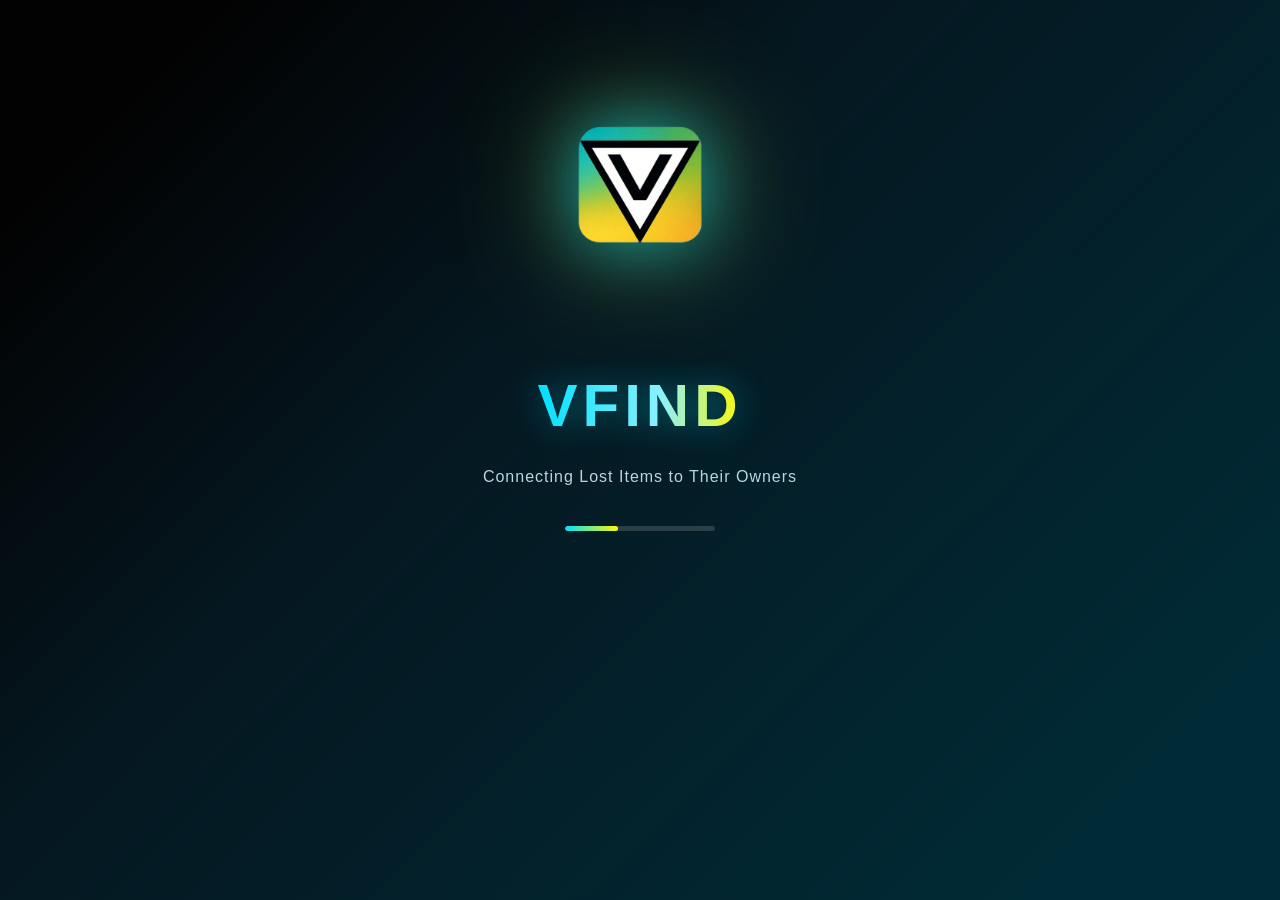
<file: index.html>
<!DOCTYPE html>
<html lang="en">
<head>
  <meta charset="UTF-8">
  <meta name="viewport" content="width=device-width, initial-scale=1.0">
  <title>VFind - Splash Screen</title>

  <!-- Link external CSS -->
  <link rel="stylesheet" href="style.css">
</head>

<body>
  <!-- LOGO -->
  <div class="logo-container">
    <img src="LOGO.png" alt="VFind Logo">
  </div>

  <!-- SVG GRADIENT TITLE -->
  <div class="title-wrapper">   
    <svg viewBox="0 0 600 100">
      <defs>  
        <linearGradient id="grad" x1="0%" y1="0%" x2="100%" y2="0%">
          <stop offset="0%" stop-color="#00e0ff" />
          <stop offset="60%" stop-color="#8af2ff" />
          <stop offset="100%" stop-color="#fff700" />
        </linearGradient>
      </defs>
      <text x="50%" y="70%" text-anchor="middle">VFIND</text>
    </svg>
  </div>

  <!-- TAGLINE -->
  <p class="tagline">Connecting Lost Items to Their Owners</p>

  <!-- LOADING BAR -->
  <div class="loading-bar"></div>

  <!-- Redirect Script with Fade-out -->
  <script>
    setTimeout(() => {
      document.body.style.animation = 'fadeOut 1.5s ease forwards';
      setTimeout(() => {
        window.location.href = "institute.html";
      }, 1500);
    }, 4000);
  </script>
</body>
</html>
</file>
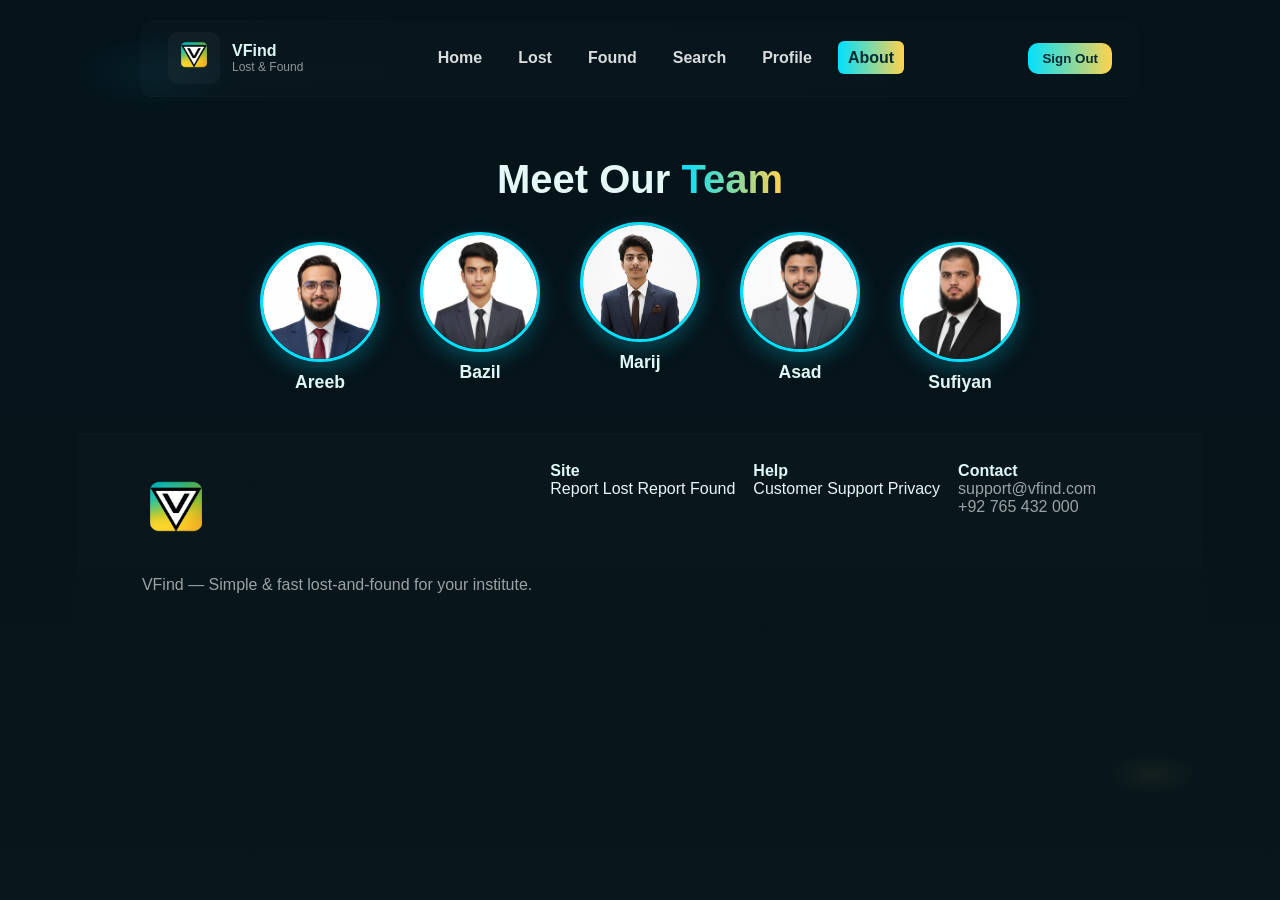
<file: about.html>
<!DOCTYPE html>
<html lang="en">
  <head>
    <meta charset="UTF-8" />
    <meta name="viewport" content="width=device-width, initial-scale=1.0" />
    <title>VFind — About Us</title>
    <link
      rel="stylesheet"
      href="https://cdnjs.cloudflare.com/ajax/libs/font-awesome/6.5.0/css/all.min.css"
    />
    <style>
      /* ===== GLOBAL THEME ===== */
      * {
        margin: 0;
        padding: 0;
        box-sizing: border-box;
        font-family: "Poppins", sans-serif;
      }
      body {
        min-height: 100vh;
        background: radial-gradient(
            700px 320px at 12% 8%,
            rgba(0, 224, 255, 0.06),
            transparent 12%
          ),
          radial-gradient(
            560px 260px at 90% 86%,
            rgba(255, 210, 77, 0.05),
            transparent 8%
          ),
          linear-gradient(180deg, #04121a 0%, #08171b 100%);
        color: #e6f7f7;
        -webkit-font-smoothing: antialiased;
        display: flex;
        flex-direction: column;
        align-items: center;
        padding: 20px 0;
      }
      a {
        color: inherit;
        text-decoration: none;
      }

      /* NAVBAR */
      .nav {
        display: flex;
        align-items: center;
        justify-content: space-between;
        width: 95%;
        max-width: 1000px;
        padding: 12px 28px;
        background: linear-gradient(
          90deg,
          rgba(255, 255, 255, 0.02),
          rgba(255, 255, 255, 0.01)
        );
        backdrop-filter: blur(6px);
        position: sticky;
        top: 0;
        z-index: 60;
        border-bottom: 1px solid rgba(255, 255, 255, 0.02);
        border-radius: 12px;
        margin-bottom: 40px;
      }
      .nav-left {
        display: flex;
        align-items: center;
        gap: 12px;
      }
      .nav-logo {
        width: 52px;
        height: 52px;
        object-fit: contain;
        border-radius: 10px;
        background: rgba(255, 255, 255, 0.03);
      }
      .brand-name {
        font-weight: 700;
        color: #dff9f9;
      }
      .brand-sub {
        font-size: 12px;
        color: rgba(255, 255, 255, 0.55);
      }
      .nav-links {
        display: flex;
        gap: 16px;
        align-items: center;
        list-style: none;
      }
      .nav-links a {
        padding: 8px 10px;
        border-radius: 6px;
        font-weight: 600;
        color: rgba(255, 255, 255, 0.85);
      }
      .nav-links a.active {
        background: linear-gradient(90deg, #00e0ff, #ffd24d);
        color: #042b33;
      }
      .nav-right .btn {
        padding: 8px 14px;
        border-radius: 10px;
        border: 0;
        background: linear-gradient(90deg, #00e0ff, #ffd24d);
        color: #042b33;
        font-weight: 700;
        cursor: pointer;
      }

      /* PAGE TITLE */
      .page-title {
        font-size: 2.5rem;
        text-align: center;
        margin: 20px 0;
        color: #e6f7f7;
      }
      .page-title .accent {
        background: linear-gradient(90deg, #00e0ff, #ffd24d);
        -webkit-background-clip: text;
        -webkit-text-fill-color: transparent;
        color: transparent;
      }

      /* TEAM GRID (V-shape) */
      .team-container {
        display: flex;
        justify-content: center;
        align-items: flex-end;
        gap: 40px;
        flex-wrap: wrap;
        max-width: 900px;
        margin-bottom: 60px;
        position: relative;
      }
      .member {
        display: flex;
        flex-direction: column;
        align-items: center;
        gap: 10px;
        transition: transform 0.3s;
      }
      .member img {
        width: 120px;
        height: 120px;
        border-radius: 50%;
        border: 3px solid #00e0ff;
        box-shadow: 0 8px 20px rgba(0, 224, 255, 0.25);
        object-fit: cover;
      }
      .member h3 {
        color: #dff7f7;
        font-size: 1.1rem;
        text-align: center;
      }

      /* V-shape offsets */
      .member:nth-child(1) {
        transform: translateY(20px);
      }
      .member:nth-child(2) {
        transform: translateY(10px);
      }
      .member:nth-child(3) {
        transform: translateY(0);
      }
      .member:nth-child(4) {
        transform: translateY(10px);
      }
      .member:nth-child(5) {
        transform: translateY(20px);
      }

      /* FOOTER */
      .footer {
        padding: 28px 5vw;
        background: linear-gradient(
          180deg,
          rgba(255, 255, 255, 0.01),
          rgba(255, 255, 255, 0.005)
        );
        display: flex;
        gap: 18px;
        justify-content: space-between;
        flex-wrap: wrap;
        border-top: 1px solid rgba(255, 255, 255, 0.02);
      }
      .f-col {
        min-width: 180px;
      }
      .foot-logo {
        width: 68px;
        border-radius: 10px;
        margin-bottom: 8px;
      }
      .muted {
        color: rgba(255, 255, 255, 0.6);
      }

      @media (max-width: 700px) {
        .team-container {
          flex-direction: column;
          align-items: center;
        }
        .member {
          transform: translateY(0);
        }
      }
    </style>
  </head>
  <body>
    <!-- NAVBAR -->
    <header class="nav">
      <div class="nav-left">
        <img src="LOGO.png" alt="logo" class="nav-logo" />
        <div>
          <div class="brand-name">VFind</div>
          <div class="brand-sub">Lost & Found</div>
        </div>
      </div>
      <nav>
        <ul class="nav-links">
          <li><a href="home.html">Home</a></li>
          <li><a href="lost.html">Lost</a></li>
          <li><a href="found.html">Found</a></li>
          <li><a href="search.html">Search</a></li>
          <li><a href="profile.html">Profile</a></li>
          <li><a class="active" href="#">About</a></li>
        </ul>
      </nav>
      <div class="nav-right">
        <button id="signOut" class="btn">Sign Out</button>
      </div>
    </header>

    <!-- PAGE TITLE -->
    <h1 class="page-title">Meet Our <span class="accent">Team</span></h1>

    <!-- TEAM MEMBERS -->
    <div class="team-container">
      <div class="member">
        <img src="areeb.jpg" alt="Areeb" />
        <h3>Areeb</h3>
      </div>
      <div class="member">
        <img src="bazil.jpg" alt="Bazil" />
        <h3>Bazil</h3>
      </div>
      <div class="member">
        <img src="marij.jpg" alt="Marij" />
        <h3>Marij</h3>
      </div>
      <div class="member">
        <img src="asad.jpg" alt="Asad" />
        <h3>Asad</h3>
      </div>
      <div class="member">
        <img src="sufiyan.jpg" alt="Sufiyan" />
        <h3>Sufiyan</h3>
      </div>
    </div>

    <!-- FOOTER -->
    <footer class="footer">
      <div class="f-col">
        <img src="LOGO.png" class="foot-logo" alt="VFind logo" />
        <div class="muted">
          VFind — Simple & fast lost-and-found for your institute.
        </div>
      </div>
      <div class="f-col">
        <h4 style="color: #dff7f7">Site</h4>
        <a href="lost.html">Report Lost</a>
        <a href="found.html">Report Found</a>
      </div>
      <div class="f-col">
        <h4 style="color: #dff7f7">Help</h4>
        <a href="#">Customer Support</a>
        <a href="#">Privacy</a>
      </div>
      <div class="f-col">
        <h4 style="color: #dff7f7">Contact</h4>
        <div class="muted">support@vfind.com</div>
        <div class="muted">+92 765 432 000</div>
      </div>
    </footer>

    <script>
      // Sign Out function
      document.getElementById("signOut").addEventListener("click", () => {
        localStorage.removeItem("vfind_institute");
        localStorage.removeItem("vfind_user"); // optional, clear user too
        location.href = "institute.html";
      });
    </script>
  </body>
</html>
</file>
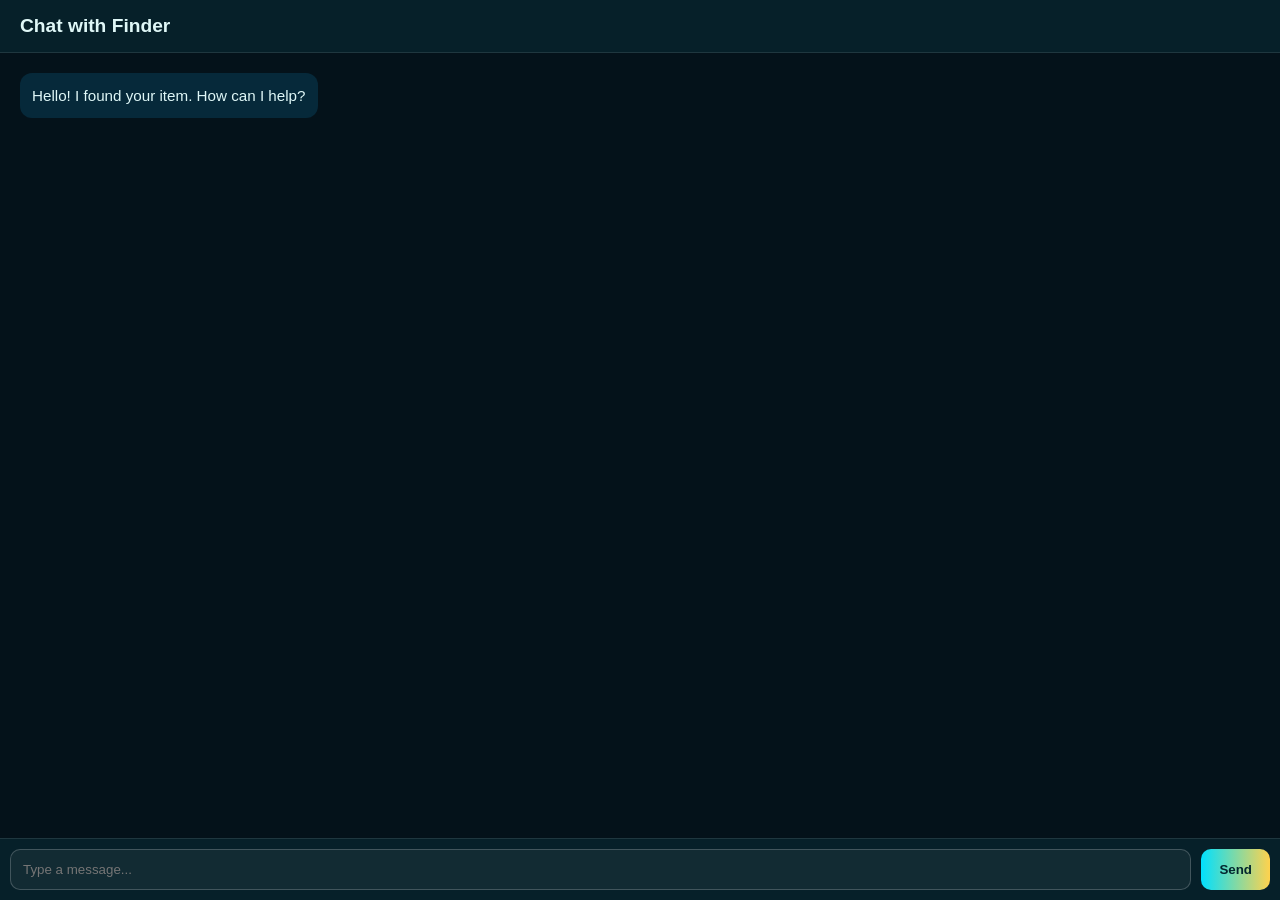
<file: contact.html>
<!DOCTYPE html>
<html lang="en">
  <head>
    <meta charset="UTF-8" />
    <meta name="viewport" content="width=device-width, initial-scale=1.0" />
    <title>Contact — Chat</title>
    <style>
      * {
        margin: 0;
        padding: 0;
        box-sizing: border-box;
        font-family: "Poppins", sans-serif;
      }
      body {
        background: #04121a;
        min-height: 100vh;
        display: flex;
        flex-direction: column;
      }
      .header {
        padding: 15px 20px;
        background: #062029;
        color: #dff7f7;
        font-size: 1.2rem;
        font-weight: 700;
        border-bottom: 1px solid rgba(255, 255, 255, 0.1);
      }
      .chat-box {
        flex: 1;
        padding: 20px;
        overflow-y: auto;
        display: flex;
        flex-direction: column;
        gap: 12px;
      }
      .msg {
        max-width: 70%;
        padding: 12px;
        border-radius: 12px;
        font-size: 0.95rem;
        line-height: 1.4;
      }
      .me {
        background: #00e0ff;
        color: #03262e;
        align-self: flex-end;
      }
      .them {
        background: #06293a;
        color: #dff7f7;
        align-self: flex-start;
      }
      .input-area {
        display: flex;
        padding: 10px;
        background: #062029;
        border-top: 1px solid rgba(255, 255, 255, 0.1);
        gap: 10px;
      }
      input {
        flex: 1;
        padding: 12px;
        border-radius: 10px;
        border: 1px solid rgba(255, 255, 255, 0.2);
        background: rgba(255, 255, 255, 0.05);
        color: white;
      }
      button {
        padding: 12px 18px;
        border-radius: 10px;
        border: none;
        background: linear-gradient(90deg, #00e0ff, #ffd24d);
        color: #03262e;
        font-weight: 700;
        cursor: pointer;
      }
    </style>
  </head>
  <body>
    <div class="header">Chat with Finder</div>

    <div class="chat-box" id="chat">
      <div class="msg them">Hello! I found your item. How can I help?</div>
    </div>

    <div class="input-area">
      <input type="text" id="msgInput" placeholder="Type a message..." />
      <button onclick="sendMsg()">Send</button>
    </div>

    <script>
      function sendMsg() {
        let text = document.getElementById("msgInput").value.trim();
        if (!text) return;

        let box = document.getElementById("chat");
        let msg = document.createElement("div");
        msg.className = "msg me";
        msg.innerText = text;
        box.appendChild(msg);

        document.getElementById("msgInput").value = "";
        box.scrollTop = box.scrollHeight;
      }
    </script>
  </body>
</html>
</file>
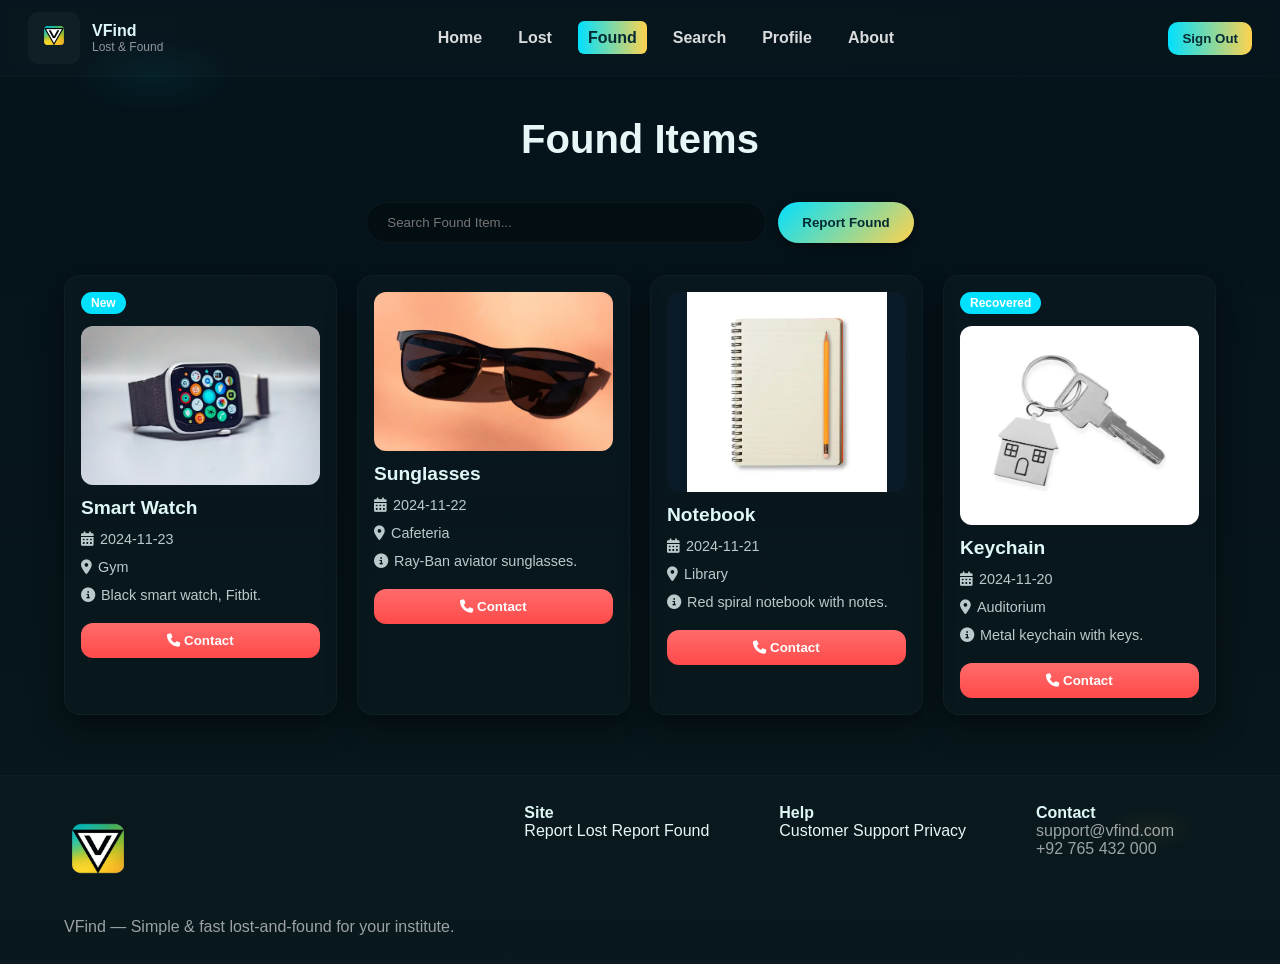
<file: found.html>
<!DOCTYPE html>
<html lang="en">
  <head>
    <meta charset="UTF-8" />
    <meta name="viewport" content="width=device-width, initial-scale=1.0" />
    <title>VFind — Found Items</title>
    <link
      rel="stylesheet"
      href="https://cdnjs.cloudflare.com/ajax/libs/font-awesome/6.5.0/css/all.min.css"
    />
    <style>
      /* ===== GLOBAL THEME ===== */
      * {
        margin: 0;
        padding: 0;
        box-sizing: border-box;
        font-family: "Poppins", sans-serif;
      }
      body {
        min-height: 100vh;
        background: radial-gradient(
            700px 320px at 12% 8%,
            rgba(0, 224, 255, 0.06),
            transparent 12%
          ),
          radial-gradient(
            560px 260px at 90% 86%,
            rgba(255, 210, 77, 0.05),
            transparent 8%
          ),
          linear-gradient(180deg, #04121a 0%, #08171b 100%);
        color: #e6f7f7;
        -webkit-font-smoothing: antialiased;
        overflow-x: hidden;
      }
      a {
        color: inherit;
        text-decoration: none;
      }

      /* NAVBAR */
      .nav {
        display: flex;
        align-items: center;
        justify-content: space-between;
        padding: 12px 28px;
        background: linear-gradient(
          90deg,
          rgba(255, 255, 255, 0.02),
          rgba(255, 255, 255, 0.01)
        );
        backdrop-filter: blur(6px);
        position: sticky;
        top: 0;
        z-index: 60;
        border-bottom: 1px solid rgba(255, 255, 255, 0.02);
      }
      .nav-left {
        display: flex;
        align-items: center;
        gap: 12px;
      }
      .nav-logo {
        width: 52px;
        height: 52px;
        object-fit: contain;
        border-radius: 10px;
        padding: 6px;
        background: rgba(255, 255, 255, 0.03);
      }
      .brand-name {
        font-weight: 700;
        color: #dff9f9;
      }
      .brand-sub {
        font-size: 12px;
        color: rgba(255, 255, 255, 0.55);
      }
      .nav-links {
        display: flex;
        gap: 16px;
        align-items: center;
        list-style: none;
      }
      .nav-links a {
        padding: 8px 10px;
        border-radius: 6px;
        font-weight: 600;
        color: rgba(255, 255, 255, 0.85);
      }
      .nav-links a.active {
        background: linear-gradient(90deg, #00e0ff, #ffd24d);
        color: #042b33;
      }
      .nav-right {
        display: flex;
        align-items: center;
        gap: 10px;
      }
      .btn {
        padding: 9px 14px;
        border-radius: 10px;
        border: 0;
        cursor: pointer;
        font-weight: 700;
      }
      .btn-primary {
        background: linear-gradient(90deg, #00e0ff, #ffd24d);
        color: #042b33;
      }

      /* PAGE TITLE */
      .page-title {
        font-size: 2.5rem;
        text-align: center;
        margin: 40px 0;
        color: #e6f7f7;
      }

      /* SEARCH AREA */
      .search-area {
        display: flex;
        justify-content: center;
        gap: 12px;
        margin-bottom: 32px;
        flex-wrap: wrap;
        padding: 0 10px;
      }
      .search-input {
        padding: 12px 20px;
        border-radius: 40px;
        background: rgba(0, 0, 0, 0.25);
        border: 1px solid rgba(255, 255, 255, 0.04);
        color: #e6f7f7;
        min-width: 200px;
        flex: 1;
        max-width: 400px;
      }

      /* REPORT FOUND BUTTON */
      .report-btn {
        padding: 12px 24px;
        border-radius: 25px;
        background: linear-gradient(135deg, #00e0ff, #ffd24d);
        border: none;
        color: #042b33;
        font-weight: 700;
        cursor: pointer;
        box-shadow: 0 4px 12px rgba(0, 0, 0, 0.4);
        transition: all 0.3s ease;
      }
      .report-btn:hover {
        transform: translateY(-3px) scale(1.05);
        box-shadow: 0 8px 20px rgba(0, 0, 0, 0.6);
      }

      /* ITEM CARDS GRID */
      .grid {
        display: grid;
        grid-template-columns: repeat(auto-fit, minmax(260px, 1fr));
        gap: 20px;
        padding: 0 5vw;
        margin-bottom: 60px;
      }
      .card {
        background: linear-gradient(
          180deg,
          rgba(255, 255, 255, 0.015),
          rgba(255, 255, 255, 0.01)
        );
        border-radius: 16px;
        padding: 16px;
        display: flex;
        flex-direction: column;
        gap: 12px;
        border: 1px solid rgba(255, 255, 255, 0.03);
        box-shadow: 0 12px 30px rgba(0, 0, 0, 0.45);
        transition: transform 0.3s, box-shadow 0.3s;
      }
      .card:hover {
        transform: translateY(-6px);
        box-shadow: 0 18px 40px rgba(0, 0, 0, 0.6);
      }
      .card picture img {
        width: 100%;
        height: auto;
        max-height: 200px;
        border-radius: 12px;
        object-fit: contain;
        display: block;
        background: #0a1a27;
      }
      .card h3 {
        font-weight: 700;
        color: #dff7f7;
        font-size: 1.2rem;
      }
      .card p {
        font-size: 0.9rem;
        color: rgba(230, 247, 247, 0.8);
        display: flex;
        align-items: center;
        gap: 6px;
      }
      .contact-btn {
        margin-top: 8px;
        padding: 10px 16px;
        border-radius: 12px;
        border: none;
        background: linear-gradient(180deg, #ff6b6b, #ff4a4a);
        color: white;
        font-weight: 700;
        cursor: pointer;
        transition: 0.3s;
      }
      .contact-btn:hover {
        transform: scale(1.05);
      }
      .badge {
        padding: 4px 10px;
        border-radius: 12px;
        font-size: 0.75rem;
        font-weight: 600;
        color: white;
        background: #00e0ff;
        align-self: flex-start;
      }

      /* MODAL FORM */
      #modalOverlay {
        display: none;
        position: fixed;
        inset: 0;
        background: rgba(0, 0, 0, 0.6);
        justify-content: center;
        align-items: center;
        z-index: 999;
      }
      #modal {
        background: #071822;
        padding: 24px;
        border-radius: 16px;
        width: 90%;
        max-width: 400px;
        box-shadow: 0 20px 50px rgba(0, 0, 0, 0.7);
        display: flex;
        flex-direction: column;
        gap: 12px;
      }
      #modal h3 {
        color: #dff7f7;
        margin-bottom: 8px;
        text-align: center;
      }
      #modal input,
      #modal textarea {
        padding: 12px;
        border-radius: 12px;
        border: 1px solid rgba(255, 255, 255, 0.1);
        background: rgba(0, 0, 0, 0.25);
        color: #e6f7f7;
        width: 100%;
      }
      #modal textarea {
        resize: none;
        height: 80px;
      }
      #modal .modal-buttons {
        display: flex;
        gap: 10px;
        justify-content: flex-end;
        margin-top: 8px;
      }
      #modal .modal-buttons button {
        flex: 1;
        cursor: pointer;
        border-radius: 25px;
        padding: 10px 16px;
        font-weight: 700;
        transition: all 0.3s ease;
      }
      #modal .btn-cancel {
        background: linear-gradient(135deg, #555, #333);
        border: none;
        color: #e6f7f7;
      }
      #modal .btn-cancel:hover {
        transform: translateY(-2px) scale(1.03);
        box-shadow: 0 6px 15px rgba(0, 0, 0, 0.5);
      }
      #modal .btn-submit {
        background: linear-gradient(135deg, #00e0ff, #ffd24d);
        border: none;
        color: #042b33;
      }
      #modal .btn-submit:hover {
        transform: translateY(-2px) scale(1.03);
        box-shadow: 0 6px 15px rgba(0, 0, 0, 0.5);
      }

      /* FOOTER */
      .footer {
        padding: 28px 5vw;
        background: linear-gradient(
          180deg,
          rgba(255, 255, 255, 0.01),
          rgba(255, 255, 255, 0.005)
        );
        display: flex;
        gap: 18px;
        justify-content: space-between;
        flex-wrap: wrap;
        border-top: 1px solid rgba(255, 255, 255, 0.02);
      }
      .f-col {
        min-width: 180px;
      }
      .foot-logo {
        width: 68px;
        border-radius: 10px;
        margin-bottom: 8px;
      }
      .muted {
        color: rgba(255, 255, 255, 0.6);
      }
      @media (max-width: 900px) {
        .grid {
          grid-template-columns: 1fr;
        }
        .search-area {
          flex-direction: column;
        }
      }
    </style>
  </head>
  <body>
    <!-- NAVBAR -->
    <header class="nav">
      <div class="nav-left">
        <img src="LOGO.png" alt="VFind logo" class="nav-logo" />
        <div>
          <div class="brand-name">VFind</div>
          <div class="brand-sub">Lost & Found</div>
        </div>
      </div>
      <nav>
        <ul class="nav-links">
          <li><a href="home.html">Home</a></li>
          <li><a href="lost.html">Lost</a></li>
          <li><a class="active" href="#">Found</a></li>
          <li><a href="search.html">Search</a></li>
          <li><a href="profile.html">Profile</a></li>
          <li><a href="about.html">About</a></li>
        </ul>
      </nav>
      <div class="nav-right">
        <!-- ✅ SIGN OUT FIXED -->
        <button
          class="btn btn-primary"
          onclick="location.href='institute.html'"
        >
          Sign Out
        </button>
      </div>
    </header>

    <!-- PAGE TITLE -->
    <h1 class="page-title">Found Items</h1>

    <!-- SEARCH + REPORT BTN -->
    <div class="search-area">
      <input
        type="text"
        placeholder="Search Found Item..."
        class="search-input"
        id="searchInput"
      />
      <button class="report-btn" id="reportBtn">Report Found</button>
    </div>

    <!-- FOUND ITEMS GRID -->
    <div class="grid" id="foundGrid"></div>

    <!-- MODAL FORM -->
    <div id="modalOverlay">
      <div id="modal">
        <h3>Report Found Item</h3>
        <input type="text" id="itemTitle" placeholder="Item Name" required />
        <textarea id="itemDesc" placeholder="Description"></textarea>
        <input type="text" id="itemLocation" placeholder="Location" />
        <input type="date" id="itemDate" />
        <input type="text" id="itemImg" placeholder="Image URL (optional)" />
        <input type="text" id="itemBadge" placeholder="Badge/Tag (optional)" />
        <div class="modal-buttons">
          <button class="btn-cancel" id="modalCancel">Cancel</button>
          <button class="btn-submit" id="modalSubmit">Submit</button>
        </div>
      </div>
    </div>

    <!-- FOOTER -->
    <footer class="footer">
      <div class="f-col">
        <img src="LOGO.png" class="foot-logo" alt="VFind logo" />
        <div class="muted">
          VFind — Simple & fast lost-and-found for your institute.
        </div>
      </div>
      <div class="f-col">
        <h4 style="color: #dff7f7">Site</h4>
        <a href="lost.html">Report Lost</a>
        <a href="found.html">Report Found</a>
      </div>
      <div class="f-col">
        <h4 style="color: #dff7f7">Help</h4>
        <a href="#">Customer Support</a>
        <a href="#">Privacy</a>
      </div>
      <div class="f-col">
        <h4 style="color: #dff7f7">Contact</h4>
        <div class="muted">support@vfind.com</div>
        <div class="muted">+92 765 432 000</div>
      </div>
    </footer>

    <script>
      const foundItems = [
        {
          title: "Smart Watch",
          date: "2024-11-23",
          location: "Gym",
          desc: "Black smart watch, Fitbit.",
          img: "watch.avif",
          badge: "New",
        },
        {
          title: "Sunglasses",
          date: "2024-11-22",
          location: "Cafeteria",
          desc: "Ray-Ban aviator sunglasses.",
          img: "glasses.avif",
        },
        {
          title: "Notebook",
          date: "2024-11-21",
          location: "Library",
          desc: "Red spiral notebook with notes.",
          img: "notebook.webp",
        },
        {
          title: "Keychain",
          date: "2024-11-20",
          location: "Auditorium",
          desc: "Metal keychain with keys.",
          img: "keychain.webp",
          badge: "Recovered",
        },
      ];

      const grid = document.getElementById("foundGrid");

      function renderItems(items) {
        grid.innerHTML = "";
        items.forEach((item) => {
          const card = document.createElement("div");
          card.className = "card";
          const imgType = item.img.endsWith(".avif")
            ? "image/avif"
            : "image/webp";
          card.innerHTML = `
            ${item.badge ? `<span class="badge">${item.badge}</span>` : ""}
            <picture>
              <source srcset="${item.img}" type="${imgType}">
              <img src="${item.img}" alt="${item.title}">
            </picture>
            <h3>${item.title}</h3>
            <p><i class="fa-solid fa-calendar-days"></i> ${item.date}</p>
            <p><i class="fa-solid fa-location-dot"></i> ${item.location}</p>
            <p><i class="fa-solid fa-info-circle"></i> ${item.desc}</p>
            <button class="contact-btn"><i class="fa-solid fa-phone"></i> Contact</button>
          `;
          grid.appendChild(card);
        });
      }

      renderItems(foundItems);

      document.getElementById("searchInput").addEventListener("input", (e) => {
        const filter = e.target.value.toLowerCase();
        renderItems(
          foundItems.filter((i) => i.title.toLowerCase().includes(filter))
        );
      });

      const reportBtn = document.getElementById("reportBtn");
      const modalOverlay = document.getElementById("modalOverlay");
      const modalCancel = document.getElementById("modalCancel");
      const modalSubmit = document.getElementById("modalSubmit");

      reportBtn.addEventListener(
        "click",
        () => (modalOverlay.style.display = "flex")
      );
      modalCancel.addEventListener(
        "click",
        () => (modalOverlay.style.display = "none")
      );
      modalOverlay.addEventListener("click", (e) => {
        if (e.target === modalOverlay) modalOverlay.style.display = "none";
      });

      modalSubmit.addEventListener("click", () => {
        const title = document.getElementById("itemTitle").value.trim();
        const desc = document.getElementById("itemDesc").value.trim();
        const location = document.getElementById("itemLocation").value.trim();
        const date =
          document.getElementById("itemDate").value ||
          new Date().toISOString().split("T")[0];
        const img =
          document.getElementById("itemImg").value.trim() || "found.png";
        const badge = document.getElementById("itemBadge").value.trim();
        if (!title || !desc || !location) {
          alert("Please fill all required fields.");
          return;
        }
        foundItems.push({ title, date, location, desc, img, badge });
        renderItems(foundItems);
        modalOverlay.style.display = "none";
        document.getElementById("itemTitle").value = "";
        document.getElementById("itemDesc").value = "";
        document.getElementById("itemLocation").value = "";
        document.getElementById("itemDate").value = "";
        document.getElementById("itemImg").value = "";
        document.getElementById("itemBadge").value = "";
      });

      document.addEventListener("click", function (e) {
        if (e.target.closest(".contact-btn")) {
          window.location.href = "contact.html";
        }
      });
    </script>
  </body>
</html>
</file>
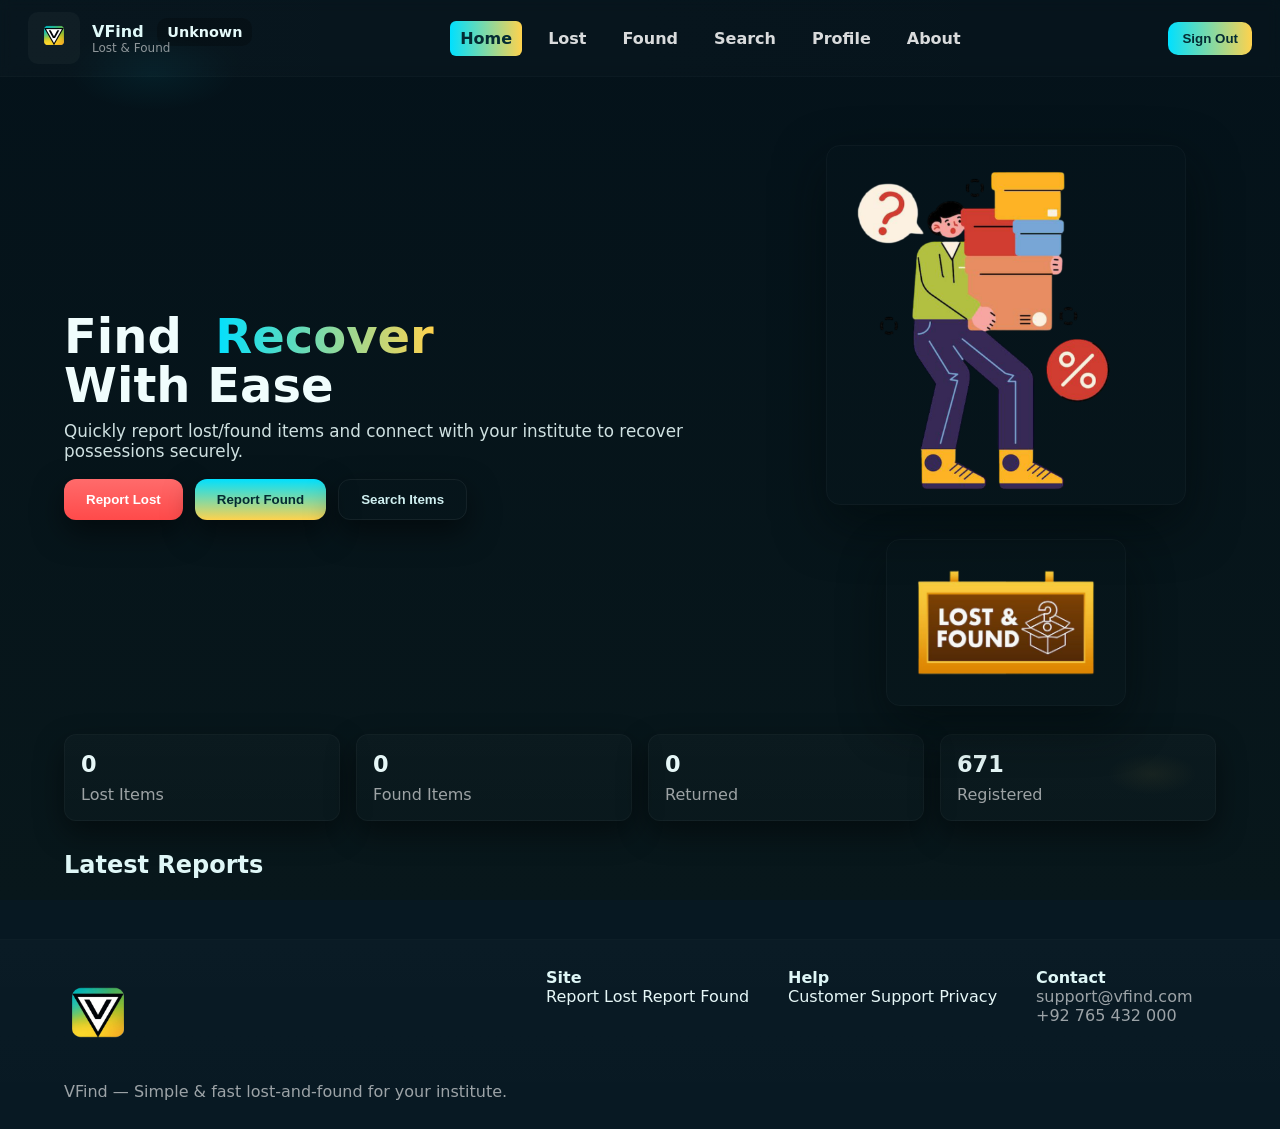
<file: home.html>
<!DOCTYPE html>
<html lang="en">
  <head>
    <meta charset="utf-8" />
    <meta name="viewport" content="width=device-width,initial-scale=1" />
    <title>VFind — Home</title>
    <style>
      /* Reset + base */
      * {
        box-sizing: border-box;
        margin: 0;
        padding: 0;
      }
      html,
      body {
        height: 100%;
        width: 100%;
        font-family: "Poppins", system-ui, Segoe UI, Roboto, Arial;
        background: #071822;
        color: #e6f7f7;
      }
      a {
        color: inherit;
        text-decoration: none;
      }
      body {
        background: radial-gradient(
            700px 320px at 12% 8%,
            rgba(0, 224, 255, 0.06),
            transparent 12%
          ),
          radial-gradient(
            560px 260px at 90% 86%,
            rgba(255, 210, 77, 0.05),
            transparent 8%
          ),
          linear-gradient(180deg, #04121a 0%, #08171b 100%);
        -webkit-font-smoothing: antialiased;
        overflow-x: hidden;
      }

      /* NAV */
      .nav {
        display: flex;
        align-items: center;
        justify-content: space-between;
        padding: 12px 28px;
        background: linear-gradient(
          90deg,
          rgba(255, 255, 255, 0.02),
          rgba(255, 255, 255, 0.01)
        );
        backdrop-filter: blur(6px);
        position: sticky;
        top: 0;
        z-index: 60;
        border-bottom: 1px solid rgba(255, 255, 255, 0.02);
      }
      .nav-left {
        display: flex;
        align-items: center;
        gap: 12px;
      }
      .nav-logo {
        width: 52px;
        height: 52px;
        object-fit: contain;
        border-radius: 10px;
        padding: 6px;
        background: rgba(255, 255, 255, 0.03);
      }
      .brand-name {
        font-weight: 700;
        color: #dff9f9;
      }
      .brand-sub {
        font-size: 12px;
        color: rgba(255, 255, 255, 0.55);
      }
      .inst-badge {
        font-size: 0.9rem;
        padding: 6px 10px;
        border-radius: 10px;
        background: rgba(0, 0, 0, 0.25);
        color: #e6fbfb;
        margin-left: 8px;
        font-weight: 700;
      }
      .nav-links {
        display: flex;
        gap: 16px;
        align-items: center;
        list-style: none;
      }
      .nav-links a {
        padding: 8px 10px;
        border-radius: 6px;
        font-weight: 600;
        color: rgba(255, 255, 255, 0.85);
      }
      .nav-links a.active {
        background: linear-gradient(90deg, #00e0ff, #ffd24d);
        color: #042b33;
      }
      .nav-right {
        display: flex;
        align-items: center;
        gap: 10px;
      }
      .btn {
        padding: 9px 14px;
        border-radius: 10px;
        border: 0;
        cursor: pointer;
        font-weight: 700;
      }
      .btn-ghost {
        background: transparent;
        border: 1px solid rgba(255, 255, 255, 0.04);
        color: #dff7f7;
      }
      .btn-primary {
        background: linear-gradient(90deg, #00e0ff, #ffd24d);
        color: #042b33;
      }

      /* HERO */
      .hero {
        display: flex;
        gap: 32px;
        align-items: center;
        justify-content: space-between;
        padding: 68px 5vw 32px;
        min-height: 62vh;
      }
      .hero-left {
        flex: 1;
        max-width: 760px;
      }
      .hero-left h1 {
        font-size: 3rem;
        line-height: 1.03;
        font-weight: 800;
        color: #f0fdfd;
        margin-bottom: 10px;
      }
      .hero-left h1 .accent {
        background: linear-gradient(90deg, #00e0ff, #ffd24d);
        -webkit-background-clip: text;
        -webkit-text-fill-color: transparent;
        color: transparent;
      }
      .lead {
        color: rgba(230, 247, 247, 0.9);
        margin-bottom: 18px;
        font-size: 1.05rem;
      }
      .hero-ctas {
        display: flex;
        gap: 12px;
        flex-wrap: wrap;
      }
      .cta-btn {
        padding: 12px 22px;
        border-radius: 12px;
        font-weight: 800;
        border: 0;
        cursor: pointer;
        box-shadow: 0 12px 30px rgba(0, 0, 0, 0.5);
        transition: transform 0.15s;
      }
      .cta-btn:active {
        transform: translateY(2px);
      }
      .cta-lost {
        background: linear-gradient(180deg, #ff6b6b, #ff4a4a);
        color: #fff;
      }
      .cta-found {
        background: linear-gradient(180deg, #00e0ff, #ffd24d);
        color: #042b33;
      }
      .cta-search {
        background: transparent;
        border: 1px solid rgba(255, 255, 255, 0.06);
        color: #cfeff0;
      }
      .hero-right {
        flex: 0 0 420px;
        display: flex;
        flex-direction: column;
        align-items: center;
        gap: 14px;
        justify-content: center;
        position: relative;
      }
      .hero-img {
        width: 360px;
        border-radius: 14px;
        box-shadow: 0 20px 50px rgba(2, 10, 12, 0.6);
        object-fit: cover;
        border: 1px solid rgba(255, 255, 255, 0.03);
        transition: transform 1s ease;
      }
      .hero-img.small {
        width: 240px;
        opacity: 0.98;
        transform: translateY(20px);
      }
      .hero-img:hover {
        transform: scale(1.03);
      }

      /* overview */
      .overview {
        display: flex;
        gap: 16px;
        padding: 16px 5vw;
      }
      .stat-card {
        flex: 1;
        background: linear-gradient(
          180deg,
          rgba(255, 255, 255, 0.02),
          rgba(255, 255, 255, 0.01)
        );
        padding: 16px;
        border-radius: 12px;
        border: 1px solid rgba(255, 255, 255, 0.03);
        box-shadow: 0 12px 30px rgba(0, 0, 0, 0.45);
      }
      .stat-num {
        font-weight: 800;
        font-size: 1.4rem;
      }
      .stat-label {
        color: rgba(255, 255, 255, 0.6);
        margin-top: 8px;
      }

      /* preview cards */
      .preview {
        padding: 8px 5vw 48px;
      }
      .card-grid {
        display: flex;
        gap: 14px;
        flex-wrap: wrap;
        margin-top: 12px;
      }
      .item-card {
        background: linear-gradient(
          180deg,
          rgba(255, 255, 255, 0.015),
          rgba(255, 255, 255, 0.01)
        );
        border-radius: 12px;
        padding: 10px;
        display: flex;
        gap: 12px;
        align-items: center;
        border: 1px solid rgba(255, 255, 255, 0.03);
        width: 320px;
      }
      .item-thumb {
        width: 84px;
        height: 84px;
        border-radius: 10px;
        overflow: hidden;
        flex-shrink: 0;
      }
      .item-thumb img {
        width: 100%;
        height: 100%;
        object-fit: cover;
      }
      .item-meta .title {
        font-weight: 700;
      }
      .item-meta .sub {
        font-size: 0.9rem;
        color: rgba(255, 255, 255, 0.6);
        margin-top: 6px;
      }

      /* footer */
      .footer {
        padding: 28px 5vw;
        background: linear-gradient(
          180deg,
          rgba(255, 255, 255, 0.01),
          rgba(255, 255, 255, 0.005)
        );
        display: flex;
        gap: 18px;
        justify-content: space-between;
        flex-wrap: wrap;
        border-top: 1px solid rgba(255, 255, 255, 0.02);
      }
      .f-col {
        min-width: 180px;
      }
      .foot-logo {
        width: 68px;
        border-radius: 10px;
        margin-bottom: 8px;
      }
      .muted {
        color: rgba(255, 255, 255, 0.6);
      }

      @media (max-width: 1000px) {
        .hero {
          flex-direction: column;
          padding: 48px 20px;
        }
        .hero-right {
          flex-direction: row;
          justify-content: center;
        }
        .hero-img {
          width: 260px;
        }
        .hero-img.small {
          width: 160px;
        }
        .nav-links {
          display: none;
        }
        .overview {
          flex-direction: column;
        }
      }
    </style>
  </head>

  <body>
    <!-- NAV -->
    <header class="nav" role="banner">
      <div class="nav-left">
        <img
          id="logoImg"
          src="LOGO.png"
          alt="VFind logo"
          class="nav-logo"
          loading="lazy"
        />
        <div>
          <div class="brand-name">
            VFind
            <span
              id="instBadge"
              class="inst-badge"
              title="Your Institute"
            ></span>
          </div>
          <div class="brand-sub">Lost & Found</div>
        </div>
      </div>

      <nav>
        <ul class="nav-links" role="navigation" aria-label="Main">
          <li><a class="active" href="#">Home</a></li>
          <li><a href="lost.html">Lost</a></li>
          <li><a href="found.html">Found</a></li>
          <li><a href="search.html">Search</a></li>
          <li><a href="profile.html">Profile</a></li>
          <li><a href="about.html">About</a></li>
        </ul>
      </nav>

      <div class="nav-right">
        <button id="signOut" class="btn btn-primary small">Sign Out</button>
      </div>
    </header>

    <!-- HERO -->
    <main class="hero" role="main">
      <section class="hero-left">
        <h1>Find &nbsp;<span class="accent">Recover</span><br />With Ease</h1>
        <p class="lead">
          Quickly report lost/found items and connect with your institute to
          recover possessions securely.
        </p>
        <div class="hero-ctas">
          <button id="btnLost" class="cta-btn cta-lost">Report Lost</button>
          <button id="btnFound" class="cta-btn cta-found">Report Found</button>
          <button id="btnSearch" class="cta-btn cta-search">
            Search Items
          </button>
        </div>
      </section>

      <aside class="hero-right" aria-hidden="false">
        <img
          id="img1"
          src="1.png"
          alt="illustration 1"
          class="hero-img big"
          loading="lazy"
        />
        <img
          id="img2"
          src="2.png"
          alt="illustration 2"
          class="hero-img small"
          loading="lazy"
        />
      </aside>
    </main>

    <!-- OVERVIEW STATS -->
    <section class="overview">
      <div class="stat-card">
        <div class="stat-num" id="numLost">0</div>
        <div class="stat-label">Lost Items</div>
      </div>
      <div class="stat-card">
        <div class="stat-num" id="numFound">0</div>
        <div class="stat-label">Found Items</div>
      </div>
      <div class="stat-card">
        <div class="stat-num" id="numReturned">0</div>
        <div class="stat-label">Returned</div>
      </div>
      <div class="stat-card">
        <div class="stat-num" id="numUsers">0</div>
        <div class="stat-label">Registered</div>
      </div>
    </section>

    <!-- LATEST PREVIEWS -->
    <section class="preview">
      <h2 style="margin: 6px 0 12px; color: #dff7f7">Latest Reports</h2>
      <div id="cards" class="card-grid"></div>
    </section>

    <!-- FOOTER -->
    <footer class="footer">
      <div class="f-col">
        <img
          id="footLogo"
          src="LOGO.png"
          class="foot-logo"
          alt="VFind logo"
          loading="lazy"
        />
        <div class="muted">
          VFind — Simple & fast lost-and-found for your institute.
        </div>
      </div>
      <div class="f-col">
        <h4 style="color: #dff7f7">Site</h4>
        <a href="lost.html">Report Lost</a>
        <a href="found.html">Report Found</a>
      </div>
      <div class="f-col">
        <h4 style="color: #dff7f7">Help</h4>
        <a href="#">Customer Support</a>
        <a href="#">Privacy</a>
      </div>
      <div class="f-col">
        <h4 style="color: #dff7f7">Contact</h4>
        <div class="muted">support@vfind.com</div>
        <div class="muted">+92 765 432 000</div>
      </div>
    </footer>

    <script>
      // Demo dataset
      const allReports = [
        {
          id: 1,
          title: "Blue Backpack",
          type: "lost",
          inst: "MAJU",
          time: "2 days ago",
          img: "1.png",
        },
        {
          id: 2,
          title: "Student ID Card",
          type: "lost",
          inst: "FAST",
          time: "4 hours ago",
          img: "1.png",
        },
        {
          id: 3,
          title: "Wristwatch",
          type: "found",
          inst: "NED",
          time: "1 day ago",
          img: "2.png",
        },
        {
          id: 4,
          title: "Keys (silver)",
          type: "found",
          inst: "MAJU",
          time: "3 hours ago",
          img: "2.png",
        },
        {
          id: 5,
          title: "Black Phone",
          type: "lost",
          inst: "MAJU",
          time: "6 days ago",
          img: "1.png",
        },
        {
          id: 6,
          title: "Wallet brown",
          type: "found",
          inst: "FAST",
          time: "2 days ago",
          img: "2.png",
        },
      ];

      function getInstitute() {
        return localStorage.getItem("vfind_institute") || "Unknown";
      }

      const cardsEl = document.getElementById("cards");
      const numLost = document.getElementById("numLost");
      const numFound = document.getElementById("numFound");
      const numReturned = document.getElementById("numReturned");
      const numUsers = document.getElementById("numUsers");
      const instBadge = document.getElementById("instBadge");

      function renderDashboard() {
        const inst = getInstitute();
        instBadge.textContent = inst;

        const filteredReports = allReports.filter((r) => r.inst === inst);
        const maxCards = 4;
        const displayReports = filteredReports.slice(0, maxCards);

        numLost.textContent = filteredReports.filter(
          (r) => r.type === "lost"
        ).length;
        numFound.textContent = filteredReports.filter(
          (r) => r.type === "found"
        ).length;
        numReturned.textContent = Math.floor(filteredReports.length / 3);
        numUsers.textContent = Math.floor(Math.random() * 900) + 100;

        cardsEl.innerHTML = "";
        displayReports.forEach((r) => {
          const card = document.createElement("div");
          card.className = "item-card";
          card.innerHTML = `
            <div class="item-thumb"><img src="${r.img}" alt="${
            r.title
          }" loading="lazy"></div>
            <div class="item-meta">
              <div class="title">${r.title} 
                <span style="font-weight:600;color:#dff7f7">· ${inst}</span>
              </div>
              <div class="sub">${
                r.type.charAt(0).toUpperCase() + r.type.slice(1)
              } • ${r.time}</div>
            </div>
            <div style="margin-left:auto">
              <button class="btn btn-primary small" data-id="${
                r.id
              }">View</button>
            </div>`;
          cardsEl.appendChild(card);
        });

        cardsEl.querySelectorAll("button[data-id]").forEach((b) => {
          b.addEventListener("click", () => {
            alert(
              `(Demo) ${allReports.find((x) => x.id == b.dataset.id).title}`
            );
          });
        });
      }

      document
        .getElementById("btnLost")
        .addEventListener("click", () => (location.href = "lost.html"));
      document
        .getElementById("btnFound")
        .addEventListener("click", () => (location.href = "found.html"));
      document
        .getElementById("btnSearch")
        .addEventListener("click", () => (location.href = "search.html"));

      /* -----------------------------  
         UPDATED SIGN OUT FUNCTION  
      ----------------------------- */
      document.getElementById("signOut").addEventListener("click", () => {
        localStorage.removeItem("vfind_institute");
        window.location.href = "institute.html"; // redirect
      });

      window.addEventListener("DOMContentLoaded", () => renderDashboard());
    </script>
  </body>
</html>
</file>
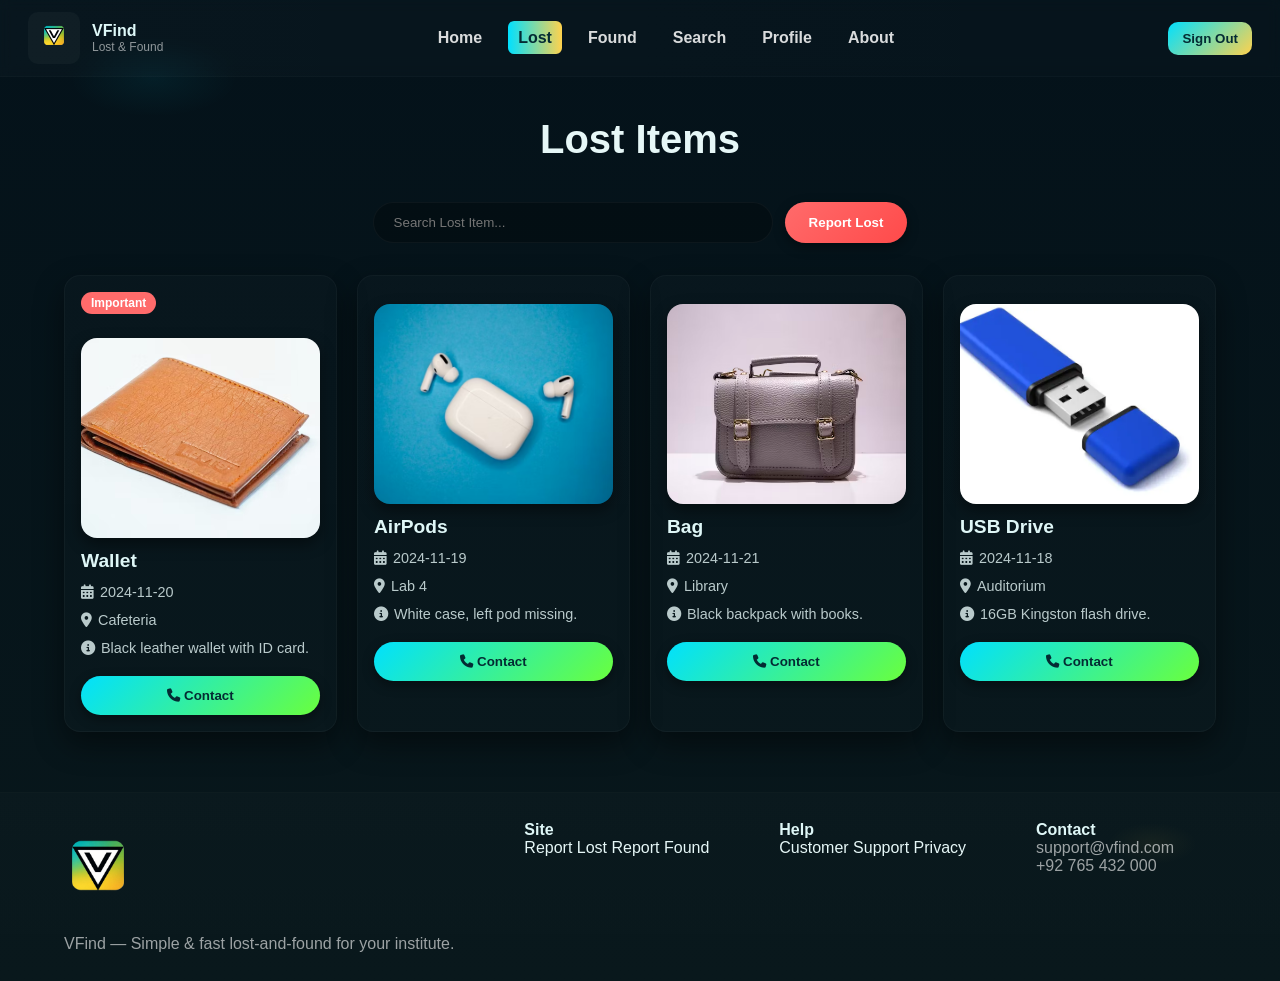
<file: lost.html>
<!DOCTYPE html>
<html lang="en">
  <head>
    <meta charset="UTF-8" />
    <meta name="viewport" content="width=device-width, initial-scale=1.0" />
    <title>VFind — Lost Items</title>
    <link
      rel="stylesheet"
      href="https://cdnjs.cloudflare.com/ajax/libs/font-awesome/6.5.0/css/all.min.css"
    />
    <style>
      /* ===== GLOBAL THEME ===== */
      * {
        margin: 0;
        padding: 0;
        box-sizing: border-box;
        font-family: "Poppins", sans-serif;
      }
      body {
        min-height: 100vh;
        background: radial-gradient(
            700px 320px at 12% 8%,
            rgba(0, 224, 255, 0.06),
            transparent 12%
          ),
          radial-gradient(
            560px 260px at 90% 86%,
            rgba(255, 210, 77, 0.05),
            transparent 8%
          ),
          linear-gradient(180deg, #04121a 0%, #08171b 100%);
        color: #e6f7f7;
        -webkit-font-smoothing: antialiased;
        overflow-x: hidden;
      }
      a {
        color: inherit;
        text-decoration: none;
      }

      /* NAVBAR */
      .nav {
        display: flex;
        align-items: center;
        justify-content: space-between;
        padding: 12px 28px;
        background: linear-gradient(
          90deg,
          rgba(255, 255, 255, 0.02),
          rgba(255, 255, 255, 0.01)
        );
        backdrop-filter: blur(6px);
        position: sticky;
        top: 0;
        z-index: 60;
        border-bottom: 1px solid rgba(255, 255, 255, 0.02);
      }
      .nav-left {
        display: flex;
        align-items: center;
        gap: 12px;
      }
      .nav-logo {
        width: 52px;
        height: 52px;
        object-fit: contain;
        border-radius: 10px;
        padding: 6px;
        background: rgba(255, 255, 255, 0.03);
      }
      .brand-name {
        font-weight: 700;
        color: #dff9f9;
      }
      .brand-sub {
        font-size: 12px;
        color: rgba(255, 255, 255, 0.55);
      }
      .nav-links {
        display: flex;
        gap: 16px;
        align-items: center;
        list-style: none;
      }
      .nav-links a {
        padding: 8px 10px;
        border-radius: 6px;
        font-weight: 600;
        color: rgba(255, 255, 255, 0.85);
      }
      .nav-links a.active {
        background: linear-gradient(90deg, #00e0ff, #ffd24d);
        color: #042b33;
      }
      .nav-right {
        display: flex;
        align-items: center;
        gap: 10px;
      }

      /* BUTTONS */
      .btn {
        padding: 9px 14px;
        border-radius: 10px;
        border: 0;
        cursor: pointer;
        font-weight: 700;
      }
      .btn-primary {
        background: linear-gradient(135deg, #00e0ff, #ffd24d);
        color: #042b33;
        transition: all 0.3s ease;
      }
      .btn-primary:hover {
        transform: translateY(-2px) scale(1.05);
        box-shadow: 0 6px 18px rgba(0, 0, 0, 0.5);
      }

      /* PAGE TITLE */
      .page-title {
        font-size: 2.5rem;
        text-align: center;
        margin: 40px 0;
        color: #e6f7f7;
      }

      /* SEARCH AREA */
      .search-area {
        display: flex;
        justify-content: center;
        gap: 12px;
        margin-bottom: 32px;
        flex-wrap: wrap;
        padding: 0 10px;
      }
      .search-input {
        padding: 12px 20px;
        border-radius: 40px;
        background: rgba(0, 0, 0, 0.25);
        border: 1px solid rgba(255, 255, 255, 0.04);
        color: #e6f7f7;
        min-width: 200px;
        flex: 1;
        max-width: 400px;
      }
      .report-btn {
        padding: 12px 24px;
        border-radius: 25px;
        background: linear-gradient(135deg, #ff6b6b, #ff4a4a);
        border: none;
        color: white;
        font-weight: 700;
        cursor: pointer;
        box-shadow: 0 4px 12px rgba(0, 0, 0, 0.4);
        transition: all 0.3s ease;
      }
      .report-btn:hover {
        transform: translateY(-3px) scale(1.05);
        box-shadow: 0 8px 20px rgba(0, 0, 0, 0.6);
      }

      /* GRID */
      .grid {
        display: grid;
        grid-template-columns: repeat(auto-fit, minmax(260px, 1fr));
        gap: 20px;
        padding: 0 5vw;
        margin-bottom: 60px;
      }
      .card {
        background: linear-gradient(
          180deg,
          rgba(255, 255, 255, 0.015),
          rgba(255, 255, 255, 0.01)
        );
        border-radius: 16px;
        padding: 16px;
        display: flex;
        flex-direction: column;
        gap: 12px;
        border: 1px solid rgba(255, 255, 255, 0.03);
        box-shadow: 0 12px 30px rgba(0, 0, 0, 0.45);
        transition: transform 0.3s, box-shadow 0.3s;
      }
      .card:hover {
        transform: translateY(-6px);
        box-shadow: 0 18px 40px rgba(0, 0, 0, 0.6);
      }
      .card picture img {
        width: 100%;
        height: 200px;
        border-radius: 16px;
        object-fit: cover;
        display: block;
        background: linear-gradient(145deg, #0a1a27, #122b3a);
        box-shadow: 0 6px 15px rgba(0, 0, 0, 0.45);
        transition: transform 0.3s, box-shadow 0.3s;
        margin-top: 12px;
      }
      .card:hover picture img {
        transform: scale(1.05);
        box-shadow: 0 12px 25px rgba(0, 0, 0, 0.55);
      }
      .card h3 {
        font-weight: 700;
        color: #dff7f7;
        font-size: 1.2rem;
      }
      .card p {
        font-size: 0.9rem;
        color: rgba(230, 247, 247, 0.8);
        display: flex;
        align-items: center;
        gap: 6px;
      }

      /* CONTACT BUTTON */
      .contact-btn {
        margin-top: 8px;
        padding: 12px 20px;
        border-radius: 25px;
        border: none;
        background: linear-gradient(135deg, #00e0ff, #6aff3d);
        color: #042b33;
        font-weight: 700;
        cursor: pointer;
        box-shadow: 0 4px 12px rgba(0, 0, 0, 0.4);
        transition: all 0.3s ease;
      }
      .contact-btn:hover {
        transform: translateY(-3px) scale(1.05);
        box-shadow: 0 8px 20px rgba(0, 0, 0, 0.6);
      }

      .badge {
        padding: 4px 10px;
        border-radius: 12px;
        font-size: 0.75rem;
        font-weight: 600;
        color: white;
        background: #ff6b6b;
        align-self: flex-start;
      }

      /* MODAL */
      #modalOverlay {
        display: none;
        position: fixed;
        inset: 0;
        background: rgba(0, 0, 0, 0.6);
        justify-content: center;
        align-items: center;
        z-index: 999;
      }
      #modal {
        background: #071822;
        padding: 24px;
        border-radius: 16px;
        width: 90%;
        max-width: 400px;
        box-shadow: 0 20px 50px rgba(0, 0, 0, 0.7);
        display: flex;
        flex-direction: column;
        gap: 12px;
      }
      #modal h3 {
        color: #dff7f7;
        margin-bottom: 8px;
        text-align: center;
      }
      #modal input,
      #modal textarea {
        padding: 12px;
        border-radius: 12px;
        border: 1px solid rgba(255, 255, 255, 0.1);
        background: rgba(0, 0, 0, 0.25);
        color: #e6f7f7;
        width: 100%;
      }
      #modal textarea {
        resize: none;
        height: 80px;
      }
      #modal .modal-buttons {
        display: flex;
        gap: 10px;
        justify-content: flex-end;
        margin-top: 8px;
      }
      #modal .modal-buttons button {
        flex: 1;
        cursor: pointer;
        border-radius: 25px;
        padding: 10px 16px;
        font-weight: 700;
        transition: all 0.3s ease;
      }
      #modal .btn-cancel {
        background: linear-gradient(135deg, #555, #333);
        border: none;
        color: #e6f7f7;
      }
      #modal .btn-cancel:hover {
        transform: translateY(-2px) scale(1.03);
        box-shadow: 0 6px 15px rgba(0, 0, 0, 0.5);
      }
      #modal .btn-submit {
        background: linear-gradient(135deg, #00e0ff, #ffd24d);
        border: none;
        color: #042b33;
      }
      #modal .btn-submit:hover {
        transform: translateY(-2px) scale(1.03);
        box-shadow: 0 6px 15px rgba(0, 0, 0, 0.5);
      }

      /* FOOTER */
      .footer {
        padding: 28px 5vw;
        background: linear-gradient(
          180deg,
          rgba(255, 255, 255, 0.01),
          rgba(255, 255, 255, 0.005)
        );
        display: flex;
        gap: 18px;
        justify-content: space-between;
        flex-wrap: wrap;
        border-top: 1px solid rgba(255, 255, 255, 0.02);
      }
      .f-col {
        min-width: 180px;
      }
      .foot-logo {
        width: 68px;
        border-radius: 10px;
        margin-bottom: 8px;
      }
      .muted {
        color: rgba(255, 255, 255, 0.6);
      }
      @media (max-width: 900px) {
        .grid {
          grid-template-columns: 1fr;
        }
        .search-area {
          flex-direction: column;
        }
      }
    </style>
  </head>
  <body>
    <!-- NAVBAR -->
    <header class="nav">
      <div class="nav-left">
        <img src="LOGO.png" alt="VFind logo" class="nav-logo" />
        <div>
          <div class="brand-name">VFind</div>
          <div class="brand-sub">Lost & Found</div>
        </div>
      </div>
      <nav>
        <ul class="nav-links">
          <li><a href="home.html">Home</a></li>
          <li><a class="active" href="#">Lost</a></li>
          <li><a href="found.html">Found</a></li>
          <li><a href="search.html">Search</a></li>
          <li><a href="profile.html">Profile</a></li>
          <li><a href="about.html">About</a></li>
        </ul>
      </nav>
      <div class="nav-right">
        <button
          class="btn btn-primary"
          onclick="localStorage.removeItem('vfind_institute'); location.href='institute.html'"
        >
          Sign Out
        </button>
      </div>
    </header>

    <!-- PAGE TITLE -->
    <h1 class="page-title">Lost Items</h1>

    <!-- SEARCH + REPORT BTN -->
    <div class="search-area">
      <input
        type="text"
        placeholder="Search Lost Item..."
        class="search-input"
        id="searchInput"
      />
      <button class="report-btn" id="reportBtn">Report Lost</button>
    </div>

    <!-- GRID -->
    <div class="grid" id="lostGrid"></div>

    <!-- MODAL -->
    <div id="modalOverlay">
      <div id="modal">
        <h3>Report Lost Item</h3>
        <input type="text" id="itemTitle" placeholder="Item Name" required />
        <textarea id="itemDesc" placeholder="Description"></textarea>
        <input type="text" id="itemLocation" placeholder="Location" />
        <input type="date" id="itemDate" />
        <input type="text" id="itemImg" placeholder="Image URL (optional)" />
        <input type="text" id="itemBadge" placeholder="Badge/Tag (optional)" />
        <div class="modal-buttons">
          <button class="btn-cancel" id="modalCancel">Cancel</button>
          <button class="btn-submit" id="modalSubmit">Submit</button>
        </div>
      </div>
    </div>

    <!-- FOOTER -->
    <footer class="footer">
      <div class="f-col">
        <img src="LOGO.png" class="foot-logo" alt="VFind logo" />
        <div class="muted">
          VFind — Simple & fast lost-and-found for your institute.
        </div>
      </div>
      <div class="f-col">
        <h4 style="color: #dff7f7">Site</h4>
        <a href="lost.html">Report Lost</a>
        <a href="found.html">Report Found</a>
      </div>
      <div class="f-col">
        <h4 style="color: #dff7f7">Help</h4>
        <a href="#">Customer Support</a>
        <a href="#">Privacy</a>
      </div>
      <div class="f-col">
        <h4 style="color: #dff7f7">Contact</h4>
        <div class="muted">support@vfind.com</div>
        <div class="muted">+92 765 432 000</div>
      </div>
    </footer>

    <script>
      const lostItems = [
        {
          title: "Wallet",
          date: "2024-11-20",
          location: "Cafeteria",
          desc: "Black leather wallet with ID card.",
          img: "wallet.avif",
          badge: "Important",
        },
        {
          title: "AirPods",
          date: "2024-11-19",
          location: "Lab 4",
          desc: "White case, left pod missing.",
          img: "air pods.avif",
        },
        {
          title: "Bag",
          date: "2024-11-21",
          location: "Library",
          desc: "Black backpack with books.",
          img: "bag.avif",
        },
        {
          title: "USB Drive",
          date: "2024-11-18",
          location: "Auditorium",
          desc: "16GB Kingston flash drive.",
          img: "usb.webp",
        },
      ];

      const grid = document.getElementById("lostGrid");

      function renderItems(items) {
        grid.innerHTML = "";
        items.forEach((item) => {
          const card = document.createElement("div");
          card.className = "card";
          let imgType = "image/png";
          if (item.img.endsWith(".avif")) imgType = "image/avif";
          else if (item.img.endsWith(".webp")) imgType = "image/webp";

          card.innerHTML = `
            ${item.badge ? `<span class="badge">${item.badge}</span>` : ""}
            <picture><source srcset="${item.img}" type="${imgType}"><img src="${
            item.img
          }" alt="${item.title}"></picture>
            <h3>${item.title}</h3>
            <p><i class="fa-solid fa-calendar-days"></i> ${item.date}</p>
            <p><i class="fa-solid fa-location-dot"></i> ${item.location}</p>
            <p><i class="fa-solid fa-info-circle"></i> ${item.desc}</p>
          `;

          const button = document.createElement("button");
          button.className = "contact-btn";
          button.innerHTML = `<i class="fa-solid fa-phone"></i> Contact`;
          button.addEventListener("click", () => {
            window.location.href = "lost_chat.html";
          });
          card.appendChild(button);

          grid.appendChild(card);
        });
      }

      renderItems(lostItems);

      document.getElementById("searchInput").addEventListener("input", (e) => {
        const filter = e.target.value.toLowerCase();
        renderItems(
          lostItems.filter((i) => i.title.toLowerCase().includes(filter))
        );
      });

      const reportBtn = document.getElementById("reportBtn");
      const modalOverlay = document.getElementById("modalOverlay");
      const modalCancel = document.getElementById("modalCancel");
      const modalSubmit = document.getElementById("modalSubmit");

      reportBtn.addEventListener(
        "click",
        () => (modalOverlay.style.display = "flex")
      );
      modalCancel.addEventListener(
        "click",
        () => (modalOverlay.style.display = "none")
      );
      modalOverlay.addEventListener("click", (e) => {
        if (e.target === modalOverlay) modalOverlay.style.display = "none";
      });

      modalSubmit.addEventListener("click", () => {
        const title = document.getElementById("itemTitle").value.trim();
        const desc = document.getElementById("itemDesc").value.trim();
        const location = document.getElementById("itemLocation").value.trim();
        const date =
          document.getElementById("itemDate").value ||
          new Date().toISOString().split("T")[0];
        const img =
          document.getElementById("itemImg").value.trim() || "lost.png";
        const badge = document.getElementById("itemBadge").value.trim();

        if (!title || !desc || !location) {
          alert("Please fill all required fields.");
          return;
        }

        lostItems.push({ title, date, location, desc, img, badge });
        renderItems(lostItems);
        modalOverlay.style.display = "none";

        document.getElementById("itemTitle").value = "";
        document.getElementById("itemDesc").value = "";
        document.getElementById("itemLocation").value = "";
        document.getElementById("itemDate").value = "";
        document.getElementById("itemImg").value = "";
        document.getElementById("itemBadge").value = "";
      });
    </script>
  </body>
</html>
</file>
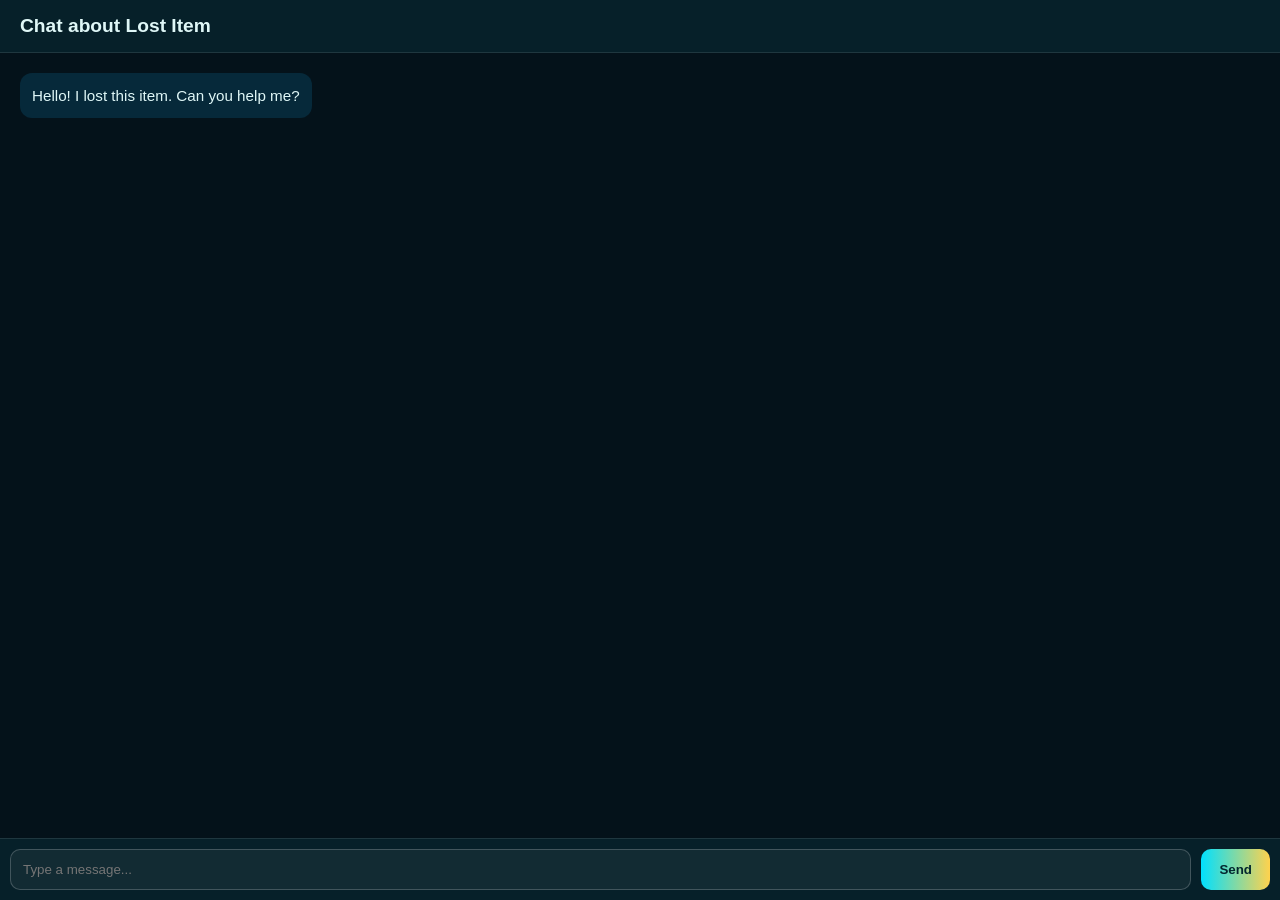
<file: lost_chat.html>
<!DOCTYPE html>
<html lang="en">
  <head>
    <meta charset="UTF-8" />
    <meta name="viewport" content="width=device-width, initial-scale=1.0" />
    <title>Chat — Lost Item</title>
    <style>
      * {
        margin: 0;
        padding: 0;
        box-sizing: border-box;
        font-family: "Poppins", sans-serif;
      }
      body {
        background: #04121a;
        min-height: 100vh;
        display: flex;
        flex-direction: column;
      }
      .header {
        padding: 15px 20px;
        background: #062029;
        color: #dff7f7;
        font-size: 1.2rem;
        font-weight: 700;
        border-bottom: 1px solid rgba(255, 255, 255, 0.1);
      }
      .chat-box {
        flex: 1;
        padding: 20px;
        overflow-y: auto;
        display: flex;
        flex-direction: column;
        gap: 12px;
      }
      .msg {
        max-width: 70%;
        padding: 12px;
        border-radius: 12px;
        font-size: 0.95rem;
        line-height: 1.4;
      }
      .me {
        background: #00e0ff;
        color: #03262e;
        align-self: flex-end;
      }
      .them {
        background: #06293a;
        color: #dff7f7;
        align-self: flex-start;
      }
      .input-area {
        display: flex;
        padding: 10px;
        background: #062029;
        border-top: 1px solid rgba(255, 255, 255, 0.1);
        gap: 10px;
      }
      input {
        flex: 1;
        padding: 12px;
        border-radius: 10px;
        border: 1px solid rgba(255, 255, 255, 0.2);
        background: rgba(255, 255, 255, 0.05);
        color: white;
      }
      button {
        padding: 12px 18px;
        border-radius: 10px;
        border: none;
        background: linear-gradient(90deg, #00e0ff, #ffd24d);
        color: #03262e;
        font-weight: 700;
        cursor: pointer;
      }
    </style>
  </head>

  <body>
    <div class="header">Chat about Lost Item</div>

    <div class="chat-box" id="chat">
      <div class="msg them">Hello! I lost this item. Can you help me?</div>
    </div>

    <div class="input-area">
      <input type="text" id="msgInput" placeholder="Type a message..." />
      <button onclick="sendMsg()">Send</button>
    </div>

    <script>
      function sendMsg() {
        let text = document.getElementById("msgInput").value.trim();
        if (!text) return;

        let box = document.getElementById("chat");
        let msg = document.createElement("div");
        msg.className = "msg me";
        msg.innerText = text;
        box.appendChild(msg);

        document.getElementById("msgInput").value = "";
        box.scrollTop = box.scrollHeight;
      }
    </script>
  </body>
</html>
</file>
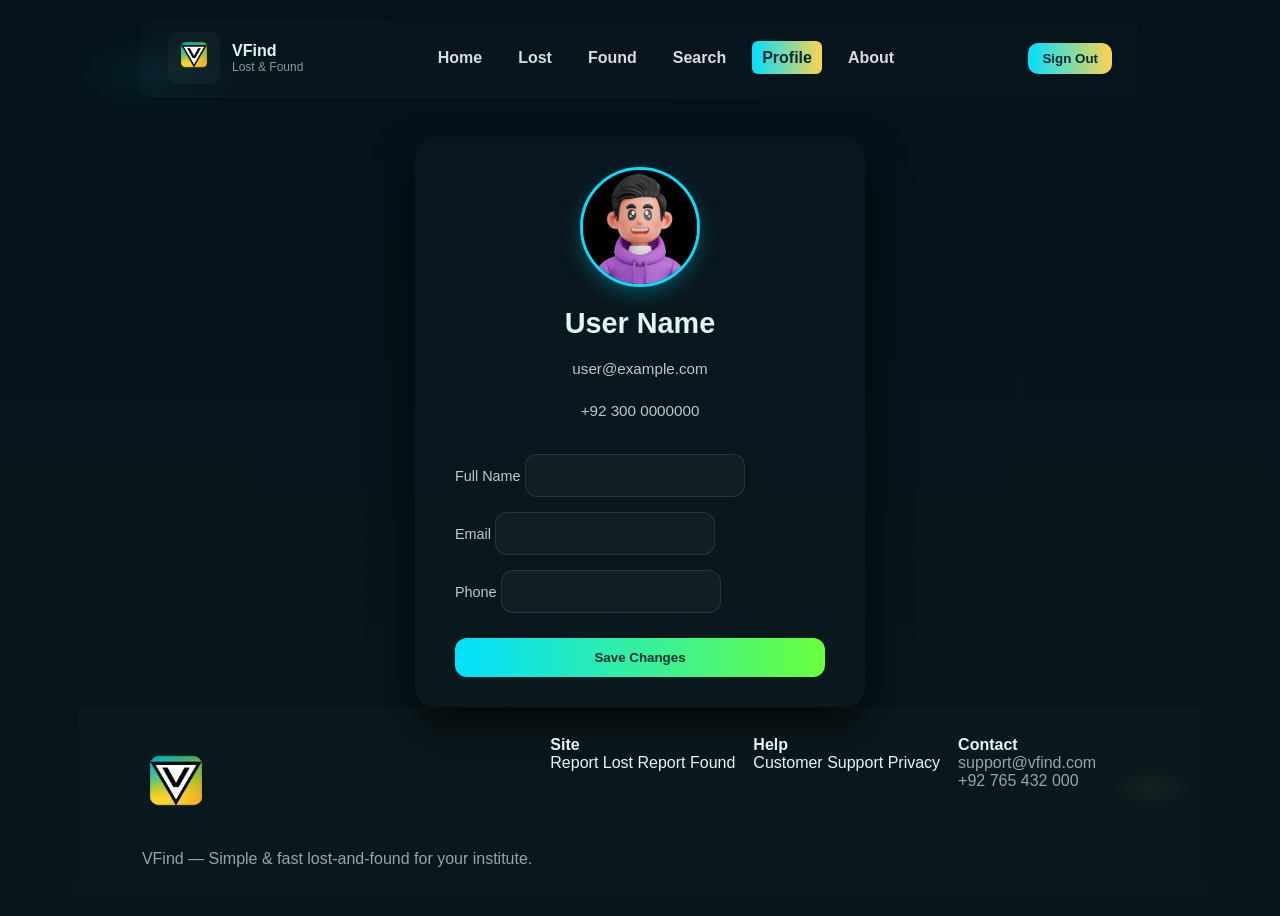
<file: profile.html>
<!DOCTYPE html>
<html lang="en">
  <head>
    <meta charset="UTF-8" />
    <meta name="viewport" content="width=device-width, initial-scale=1.0" />
    <title>VFind — Profile</title>
    <link
      rel="stylesheet"
      href="https://cdnjs.cloudflare.com/ajax/libs/font-awesome/6.5.0/css/all.min.css"
    />
    <style>
      /* ===== GLOBAL THEME ===== */
      * {
        margin: 0;
        padding: 0;
        box-sizing: border-box;
        font-family: "Poppins", sans-serif;
      }
      body {
        min-height: 100vh;
        background: radial-gradient(
            700px 320px at 12% 8%,
            rgba(0, 224, 255, 0.06),
            transparent 12%
          ),
          radial-gradient(
            560px 260px at 90% 86%,
            rgba(255, 210, 77, 0.05),
            transparent 8%
          ),
          linear-gradient(180deg, #04121a 0%, #08171b 100%);
        color: #e6f7f7;
        -webkit-font-smoothing: antialiased;
        display: flex;
        flex-direction: column;
        align-items: center;
        padding: 20px 0;
      }
      a {
        color: inherit;
        text-decoration: none;
      }

      /* NAVBAR */
      .nav {
        display: flex;
        align-items: center;
        justify-content: space-between;
        width: 95%;
        max-width: 1000px;
        padding: 12px 28px;
        background: linear-gradient(
          90deg,
          rgba(255, 255, 255, 0.02),
          rgba(255, 255, 255, 0.01)
        );
        backdrop-filter: blur(6px);
        position: sticky;
        top: 0;
        z-index: 60;
        border-bottom: 1px solid rgba(255, 255, 255, 0.02);
        border-radius: 12px;
        margin-bottom: 40px;
      }
      .nav-left {
        display: flex;
        align-items: center;
        gap: 12px;
      }
      .nav-logo {
        width: 52px;
        height: 52px;
        object-fit: contain;
        border-radius: 10px;
        background: rgba(255, 255, 255, 0.03);
      }
      .brand-name {
        font-weight: 700;
        color: #dff9f9;
      }
      .brand-sub {
        font-size: 12px;
        color: rgba(255, 255, 255, 0.55);
      }
      .nav-links {
        display: flex;
        gap: 16px;
        align-items: center;
        list-style: none;
      }
      .nav-links a {
        padding: 8px 10px;
        border-radius: 6px;
        font-weight: 600;
        color: rgba(255, 255, 255, 0.85);
      }
      .nav-links a.active {
        background: linear-gradient(90deg, #00e0ff, #ffd24d);
        color: #042b33;
      }
      .nav-right .btn {
        padding: 8px 14px;
        border-radius: 10px;
        border: 0;
        background: linear-gradient(90deg, #00e0ff, #ffd24d);
        color: #042b33;
        font-weight: 700;
        cursor: pointer;
      }

      /* PROFILE CARD */
      .profile-card {
        background: linear-gradient(
          180deg,
          rgba(255, 255, 255, 0.015),
          rgba(255, 255, 255, 0.01)
        );
        padding: 30px 40px;
        border-radius: 20px;
        width: 95%;
        max-width: 450px;
        box-shadow: 0 20px 40px rgba(0, 0, 0, 0.7);
        display: flex;
        flex-direction: column;
        align-items: center;
        gap: 20px;
      }
      .avatar {
        width: 120px;
        height: 120px;
        border-radius: 50%;
        overflow: hidden;
        border: 3px solid #00e0ff;
        box-shadow: 0 8px 20px rgba(0, 224, 255, 0.25);
      }
      .avatar img {
        width: 100%;
        height: 100%;
        object-fit: cover;
      }
      h2 {
        font-size: 1.8rem;
        color: #dff7f7;
      }
      p {
        color: rgba(230, 247, 247, 0.8);
        font-size: 0.95rem;
        margin-bottom: 5px;
      }

      /* FORM FIELDS */
      .profile-form {
        width: 100%;
        display: flex;
        flex-direction: column;
        gap: 15px;
        margin-top: 10px;
      }
      .profile-form label {
        font-size: 0.9rem;
        color: rgba(230, 247, 247, 0.8);
      }
      .profile-form input {
        padding: 12px 14px;
        border-radius: 12px;
        border: 1px solid rgba(255, 255, 255, 0.1);
        background: rgba(255, 255, 255, 0.03);
        color: #e6f7f7;
        font-size: 0.95rem;
        transition: 0.2s;
      }
      .profile-form input:focus {
        outline: none;
        border: 1px solid #00e0ff;
        box-shadow: 0 0 8px #00e0ff;
      }
      .profile-form button {
        margin-top: 10px;
        padding: 12px;
        border-radius: 12px;
        border: none;
        background: linear-gradient(90deg, #00e0ff, #6aff3d);
        color: #042b33;
        font-weight: 700;
        cursor: pointer;
        transition: 0.3s;
      }
      .profile-form button:hover {
        transform: scale(1.05);
      }

      /* FOOTER */
      .footer {
        padding: 28px 5vw;
        background: linear-gradient(
          180deg,
          rgba(255, 255, 255, 0.01),
          rgba(255, 255, 255, 0.005)
        );
        display: flex;
        gap: 18px;
        justify-content: space-between;
        flex-wrap: wrap;
        border-top: 1px solid rgba(255, 255, 255, 0.02);
      }
      .f-col {
        min-width: 180px;
      }
      .foot-logo {
        width: 68px;
        border-radius: 10px;
        margin-bottom: 8px;
      }
      .muted {
        color: rgba(255, 255, 255, 0.6);
      }

      @media (max-width: 500px) {
        .profile-card {
          padding: 25px 20px;
        }
      }
    </style>
  </head>
  <body>
    <!-- NAVBAR -->
    <header class="nav">
      <div class="nav-left">
        <img src="LOGO.png" alt="logo" class="nav-logo" />
        <div>
          <div class="brand-name">VFind</div>
          <div class="brand-sub">Lost & Found</div>
        </div>
      </div>
      <nav>
        <ul class="nav-links">
          <li><a href="home.html">Home</a></li>
          <li><a href="lost.html">Lost</a></li>
          <li><a href="found.html">Found</a></li>
          <li><a href="search.html">Search</a></li>
          <li><a class="active" href="#">Profile</a></li>
          <li><a href="about.html">About</a></li>
        </ul>
      </nav>
      <div class="nav-right">
        <button id="signOut" class="btn">Sign Out</button>
      </div>
    </header>

    <!-- PROFILE CARD -->
    <div class="profile-card">
      <div class="avatar">
        <img src="face.avif" alt="User Avatar" />
      </div>
      <h2 id="userName">User Name</h2>
      <p id="userEmail">
        <i class="fa-solid fa-envelope"></i> user@example.com
      </p>
      <p id="userPhone"><i class="fa-solid fa-phone"></i> +92 300 0000000</p>

      <form class="profile-form">
        <div>
          <label for="name">Full Name</label>
          <input type="text" id="name" />
        </div>
        <div>
          <label for="email">Email</label>
          <input type="email" id="email" />
        </div>
        <div>
          <label for="phone">Phone</label>
          <input type="text" id="phone" />
        </div>
        <button type="button" id="saveProfile">Save Changes</button>
      </form>
    </div>

    <!-- FOOTER -->
    <footer class="footer">
      <div class="f-col">
        <img src="LOGO.png" class="foot-logo" alt="VFind logo" />
        <div class="muted">
          VFind — Simple & fast lost-and-found for your institute.
        </div>
      </div>
      <div class="f-col">
        <h4 style="color: #dff7f7">Site</h4>
        <a href="lost.html">Report Lost</a>
        <a href="found.html">Report Found</a>
      </div>
      <div class="f-col">
        <h4 style="color: #dff7f7">Help</h4>
        <a href="#">Customer Support</a>
        <a href="#">Privacy</a>
      </div>
      <div class="f-col">
        <h4 style="color: #dff7f7">Contact</h4>
        <div class="muted">support@vfind.com</div>
        <div class="muted">+92 765 432 000</div>
      </div>
    </footer>

    <script>
      // Load registration/login data if available
      let currentUser = JSON.parse(localStorage.getItem("vfind_user")) || {
        name: "",
        email: "",
        phone: "",
      };

      function loadProfile() {
        document.getElementById("userName").textContent =
          currentUser.name || "User Name";
        document.getElementById("userEmail").textContent = currentUser.email
          ? currentUser.email
          : "user@example.com";
        document.getElementById("userPhone").textContent = currentUser.phone
          ? currentUser.phone
          : "+92 300 0000000";

        document.getElementById("name").value = currentUser.name;
        document.getElementById("email").value = currentUser.email;
        document.getElementById("phone").value = currentUser.phone;
      }

      loadProfile();

      document.getElementById("saveProfile").addEventListener("click", () => {
        currentUser.name = document.getElementById("name").value;
        currentUser.email = document.getElementById("email").value;
        currentUser.phone = document.getElementById("phone").value;
        localStorage.setItem("vfind_user", JSON.stringify(currentUser));
        loadProfile();
        alert("Profile updated!");
      });

      document.getElementById("signOut").addEventListener("click", () => {
        localStorage.removeItem("vfind_institute");
        localStorage.removeItem("vfind_user");
        location.href = "institute.html";
      });
    </script>
  </body>
</html>
</file>
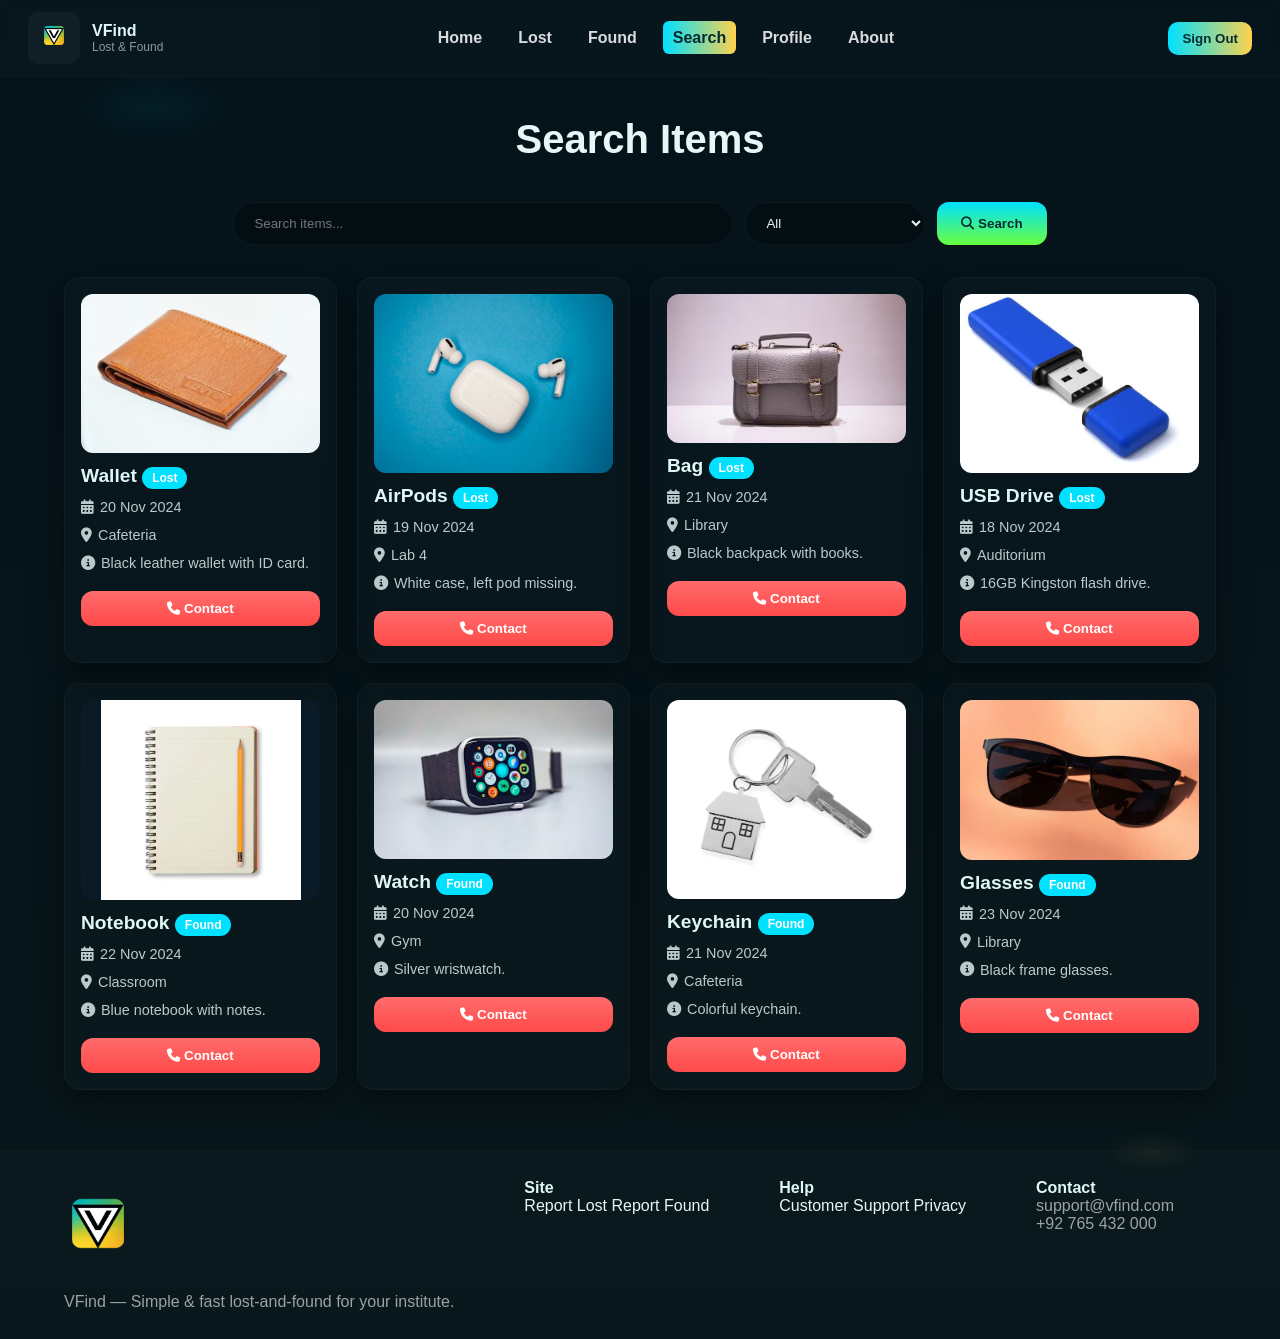
<file: search.html>
<!DOCTYPE html>
<html lang="en">
  <head>
    <meta charset="UTF-8" />
    <meta name="viewport" content="width=device-width, initial-scale=1.0" />
    <title>VFind — Search Items</title>
    <link
      rel="stylesheet"
      href="https://cdnjs.cloudflare.com/ajax/libs/font-awesome/6.5.0/css/all.min.css"
    />
    <style>
      /* ===== GLOBAL THEME ===== */
      * {
        margin: 0;
        padding: 0;
        box-sizing: border-box;
        font-family: "Poppins", sans-serif;
      }
      body {
        min-height: 100vh;
        background: radial-gradient(
            700px 320px at 12% 8%,
            rgba(0, 224, 255, 0.06),
            transparent 12%
          ),
          radial-gradient(
            560px 260px at 90% 86%,
            rgba(255, 210, 77, 0.05),
            transparent 8%
          ),
          linear-gradient(180deg, #04121a 0%, #08171b 100%);
        color: #e6f7f7;
        -webkit-font-smoothing: antialiased;
        overflow-x: hidden;
      }
      a {
        color: inherit;
        text-decoration: none;
      }

      /* NAVBAR */
      .nav {
        display: flex;
        align-items: center;
        justify-content: space-between;
        padding: 12px 28px;
        background: linear-gradient(
          90deg,
          rgba(255, 255, 255, 0.02),
          rgba(255, 255, 255, 0.01)
        );
        backdrop-filter: blur(6px);
        position: sticky;
        top: 0;
        z-index: 60;
        border-bottom: 1px solid rgba(255, 255, 255, 0.02);
      }
      .nav-left {
        display: flex;
        align-items: center;
        gap: 12px;
      }
      .nav-logo {
        width: 52px;
        height: 52px;
        object-fit: contain;
        border-radius: 10px;
        padding: 6px;
        background: rgba(255, 255, 255, 0.03);
      }
      .brand-name {
        font-weight: 700;
        color: #dff9f9;
      }
      .brand-sub {
        font-size: 12px;
        color: rgba(255, 255, 255, 0.55);
      }
      .nav-links {
        display: flex;
        gap: 16px;
        align-items: center;
        list-style: none;
      }
      .nav-links a {
        padding: 8px 10px;
        border-radius: 6px;
        font-weight: 600;
        color: rgba(255, 255, 255, 0.85);
      }
      .nav-links a.active {
        background: linear-gradient(90deg, #00e0ff, #ffd24d);
        color: #042b33;
      }
      .nav-right {
        display: flex;
        align-items: center;
        gap: 10px;
      }
      .btn {
        padding: 9px 14px;
        border-radius: 10px;
        border: 0;
        cursor: pointer;
        font-weight: 700;
      }
      .btn-primary {
        background: linear-gradient(90deg, #00e0ff, #ffd24d);
        color: #042b33;
      }

      /* PAGE TITLE */
      .page-title {
        font-size: 2.5rem;
        text-align: center;
        margin: 40px 0;
        color: #e6f7f7;
      }

      /* SEARCH AREA */
      .search-area {
        display: flex;
        justify-content: center;
        gap: 12px;
        margin-bottom: 32px;
        flex-wrap: wrap;
        padding: 0 10px;
      }
      .search-input {
        padding: 12px 20px;
        border-radius: 40px;
        background: rgba(0, 0, 0, 0.25);
        border: 1px solid rgba(255, 255, 255, 0.04);
        color: #e6f7f7;
        min-width: 200px;
        flex: 2;
        max-width: 500px;
      }
      .type-select {
        padding: 12px 16px;
        border-radius: 40px;
        background: rgba(0, 0, 0, 0.25);
        border: 1px solid rgba(255, 255, 255, 0.04);
        color: #e6f7f7;
        flex: 1;
        max-width: 180px;
      }
      .search-btn {
        padding: 12px 24px;
        border-radius: 12px;
        background: linear-gradient(180deg, #00e0ff, #6aff3d);
        border: none;
        color: #042b33;
        font-weight: 700;
        cursor: pointer;
        transition: 0.3s;
      }
      .search-btn:hover {
        transform: scale(1.05);
      }

      /* ITEM CARDS GRID */
      .grid {
        display: grid;
        grid-template-columns: repeat(auto-fit, minmax(260px, 1fr));
        gap: 20px;
        padding: 0 5vw;
        margin-bottom: 60px;
      }
      .card {
        background: linear-gradient(
          180deg,
          rgba(255, 255, 255, 0.015),
          rgba(255, 255, 255, 0.01)
        );
        border-radius: 16px;
        padding: 16px;
        display: flex;
        flex-direction: column;
        gap: 12px;
        border: 1px solid rgba(255, 255, 255, 0.03);
        box-shadow: 0 12px 30px rgba(0, 0, 0, 0.45);
        transition: transform 0.3s, box-shadow 0.3s;
      }
      .card:hover {
        transform: translateY(-6px);
        box-shadow: 0 18px 40px rgba(0, 0, 0, 0.6);
      }
      .card picture img {
        width: 100%;
        height: auto;
        max-height: 200px;
        border-radius: 12px;
        object-fit: contain;
        display: block;
        background: #0a1a27;
      }
      .card h3 {
        font-weight: 700;
        color: #dff7f7;
        font-size: 1.2rem;
      }
      .card p {
        font-size: 0.9rem;
        color: rgba(230, 247, 247, 0.8);
        display: flex;
        align-items: center;
        gap: 6px;
      }
      .contact-btn {
        margin-top: 8px;
        padding: 10px 16px;
        border-radius: 12px;
        border: none;
        background: linear-gradient(180deg, #ff6b6b, #ff4a4a);
        color: white;
        font-weight: 700;
        cursor: pointer;
        transition: 0.3s;
      }
      .contact-btn:hover {
        transform: scale(1.05);
      }
      .badge {
        padding: 4px 10px;
        border-radius: 12px;
        font-size: 0.75rem;
        font-weight: 600;
        color: white;
        background: #00e0ff;
        align-self: flex-start;
      }

      /* FOOTER */
      .footer {
        padding: 28px 5vw;
        background: linear-gradient(
          180deg,
          rgba(255, 255, 255, 0.01),
          rgba(255, 255, 255, 0.005)
        );
        display: flex;
        gap: 18px;
        justify-content: space-between;
        flex-wrap: wrap;
        border-top: 1px solid rgba(255, 255, 255, 0.02);
      }
      .f-col {
        min-width: 180px;
      }
      .foot-logo {
        width: 68px;
        border-radius: 10px;
        margin-bottom: 8px;
      }
      .muted {
        color: rgba(255, 255, 255, 0.6);
      }

      @media (max-width: 900px) {
        .grid {
          grid-template-columns: 1fr;
        }
        .search-area {
          flex-direction: column;
          align-items: center;
        }
        .type-select,
        .search-input {
          max-width: 100%;
        }
      }
    </style>
  </head>
  <body>
    <!-- NAVBAR -->
    <header class="nav">
      <div class="nav-left">
        <img src="LOGO.png" alt="VFind logo" class="nav-logo" />
        <div>
          <div class="brand-name">VFind</div>
          <div class="brand-sub">Lost & Found</div>
        </div>
      </div>
      <nav>
        <ul class="nav-links">
          <li><a href="home.html">Home</a></li>
          <li><a href="lost.html">Lost</a></li>
          <li><a href="found.html">Found</a></li>
          <li><a class="active" href="#">Search</a></li>
          <li><a href="profile.html">Profile</a></li>
          <li><a href="about.html">About</a></li>
        </ul>
      </nav>
      <div class="nav-right">
        <button
          class="btn btn-primary"
          onclick="localStorage.removeItem('vfind_institute'); location.href='institute.html'"
        >
          Sign Out
        </button>
      </div>
    </header>

    <!-- PAGE TITLE -->
    <h1 class="page-title">Search Items</h1>

    <!-- SEARCH BAR -->
    <div class="search-area">
      <input
        type="text"
        id="searchInput"
        class="search-input"
        placeholder="Search items..."
      />
      <select id="typeFilter" class="type-select">
        <option value="all">All</option>
        <option value="lost">Lost</option>
        <option value="found">Found</option>
      </select>
      <button class="search-btn" id="searchBtn">
        <i class="fa-solid fa-magnifying-glass"></i> Search
      </button>
    </div>

    <!-- ITEMS GRID -->
    <div class="grid" id="resultsGrid"></div>

    <!-- FOOTER -->
    <footer class="footer">
      <div class="f-col">
        <img src="LOGO.png" class="foot-logo" alt="VFind logo" />
        <div class="muted">
          VFind — Simple & fast lost-and-found for your institute.
        </div>
      </div>
      <div class="f-col">
        <h4 style="color: #dff7f7">Site</h4>
        <a href="lost.html">Report Lost</a>
        <a href="found.html">Report Found</a>
      </div>
      <div class="f-col">
        <h4 style="color: #dff7f7">Help</h4>
        <a href="#">Customer Support</a>
        <a href="#">Privacy</a>
      </div>
      <div class="f-col">
        <h4 style="color: #dff7f7">Contact</h4>
        <div class="muted">support@vfind.com</div>
        <div class="muted">+92 765 432 000</div>
      </div>
    </footer>

    <script>
      // Combined Lost + Found dataset
      const items = [
        {
          title: "Wallet",
          type: "lost",
          date: "20 Nov 2024",
          location: "Cafeteria",
          desc: "Black leather wallet with ID card.",
          img: "wallet.avif",
        },
        {
          title: "AirPods",
          type: "lost",
          date: "19 Nov 2024",
          location: "Lab 4",
          desc: "White case, left pod missing.",
          img: "air pods.avif",
        },
        {
          title: "Bag",
          type: "lost",
          date: "21 Nov 2024",
          location: "Library",
          desc: "Black backpack with books.",
          img: "bag.avif",
        },
        {
          title: "USB Drive",
          type: "lost",
          date: "18 Nov 2024",
          location: "Auditorium",
          desc: "16GB Kingston flash drive.",
          img: "usb.webp",
        },
        {
          title: "Notebook",
          type: "found",
          date: "22 Nov 2024",
          location: "Classroom",
          desc: "Blue notebook with notes.",
          img: "notebook.webp",
        },
        {
          title: "Watch",
          type: "found",
          date: "20 Nov 2024",
          location: "Gym",
          desc: "Silver wristwatch.",
          img: "watch.avif",
        },
        {
          title: "Keychain",
          type: "found",
          date: "21 Nov 2024",
          location: "Cafeteria",
          desc: "Colorful keychain.",
          img: "keychain.webp",
        },
        {
          title: "Glasses",
          type: "found",
          date: "23 Nov 2024",
          location: "Library",
          desc: "Black frame glasses.",
          img: "glasses.avif",
        },
      ];

      const grid = document.getElementById("resultsGrid");
      const searchInput = document.getElementById("searchInput");
      const typeFilter = document.getElementById("typeFilter");

      function renderResults(list) {
        grid.innerHTML = "";
        if (list.length === 0) {
          grid.innerHTML =
            '<p style="color:#cfeff0;text-align:center;width:100%;">No items found.</p>';
          return;
        }
        list.forEach((item) => {
          const card = document.createElement("div");
          card.className = "card";
          card.innerHTML = `
            <picture>
              <source srcset="${item.img}" type="image/${
            item.img.endsWith(".avif") ? "avif" : "webp"
          }">
              <img src="${item.img}" alt="${item.title}">
            </picture>
            <h3>${item.title} <span class="badge">${
            item.type.charAt(0).toUpperCase() + item.type.slice(1)
          }</span></h3>
            <p><i class="fa-solid fa-calendar-days"></i> ${item.date}</p>
            <p><i class="fa-solid fa-location-dot"></i> ${item.location}</p>
            <p><i class="fa-solid fa-info-circle"></i> ${item.desc}</p>
            <button class="contact-btn"><i class="fa-solid fa-phone"></i> Contact</button>
          `;
          grid.appendChild(card);
        });
      }

      renderResults(items);

      // Filter function
      function filterItems() {
        const query = searchInput.value.toLowerCase();
        const type = typeFilter.value;
        const filtered = items.filter((i) => {
          const matchesType = type === "all" || i.type === type;
          const matchesQuery =
            i.title.toLowerCase().includes(query) ||
            i.location.toLowerCase().includes(query);
          return matchesType && matchesQuery;
        });
        renderResults(filtered);
      }

      searchInput.addEventListener("input", filterItems);
      typeFilter.addEventListener("change", filterItems);
      document
        .getElementById("searchBtn")
        .addEventListener("click", filterItems);

      // Contact button logic
      document.addEventListener("click", function (e) {
        const btn = e.target.closest(".contact-btn");
        if (btn) {
          const card = btn.closest(".card");
          const title = card.querySelector("h3").innerText.toLowerCase();
          const typeBadge = card
            .querySelector(".badge")
            .innerText.toLowerCase();
          if (typeBadge === "lost") {
            window.location.href = "lost_chat.html";
          } else {
            window.location.href = "contact.html";
          }
        }
      });
    </script>
  </body>
</html>
</file>
<file: style.css>
/* =========================================================
   VFind - Splash Screen (Advanced Two-File Setup)
   Clean glow, gradient text, fade-out transition
   ========================================================= */

* {
  margin: 0;
  padding: 0;
  box-sizing: border-box;
}

body {
  height: 100vh;
  display: flex;
  flex-direction: column;
  justify-content: flex-start;   /* 👈 keeps space above & below */
  align-items: center;
  background: linear-gradient(135deg, #020202 10%, #051821 40%, #002b36 90%);
  font-family: "Poppins", sans-serif;
  color: white;
  overflow: hidden;
  animation: fadeIn 1.5s ease-in forwards;
  padding-top: 80px;             /* 👈 logo ko thoda neeche laane ke liye */
}

/* ===== LOGO ===== */
.logo-container {
  animation: float 3s ease-in-out infinite alternate;
}

.logo-container img {
  width: 160px;
  height: auto;
  object-fit: contain;
  filter: drop-shadow(0 0 35px rgba(0, 229, 255, 0.6))
          drop-shadow(0 0 60px rgba(255, 255, 0, 0.3));
  animation: glow 3s ease-in-out infinite alternate;
}

/* ===== TITLE (SVG Gradient) ===== */
.title-wrapper {
  width: 100%;
  max-width: 500px;
  margin-top: 40px;  /* 👈 extra spacing below logo */
}

svg {
  width: 100%;
  height: 90px;
}

text {
  font-family: "Poppins", sans-serif;
  font-size: 72px;
  font-weight: 800;
  letter-spacing: 6px;
  fill: url(#grad);
  filter: drop-shadow(0 0 20px rgba(0, 229, 255, 0.4));
}

/* ===== TAGLINE ===== */
.tagline {
  font-size: 1rem;
  color: #b7d6e0;
  margin-top: 10px;
  letter-spacing: 1px;
  animation: fadeUp 2s ease-in-out;
}

/* ===== LOADING BAR ===== */
.loading-bar {
  margin-top: 40px;
  width: 150px;
  height: 5px;
  background: rgba(255, 255, 255, 0.15);
  border-radius: 10px;
  overflow: hidden;
  position: relative;
}

.loading-bar::after {
  content: "";
  position: absolute;
  top: 0;
  left: 0;
  width: 35%;
  height: 100%;
  background: linear-gradient(90deg, #00e0ff, #fff700);
  border-radius: 10px;
  animation: load 2.8s ease-in-out infinite;
}

/* ===== ANIMATIONS ===== */
@keyframes fadeIn {
  from { opacity: 0; }
  to { opacity: 1; }
}

@keyframes fadeOut {
  from { opacity: 1; transform: scale(1); }
  to { opacity: 0; transform: scale(1.05); }
}

@keyframes fadeUp {
  from { opacity: 0; transform: translateY(20px); }
  to { opacity: 1; transform: translateY(0); }
}

@keyframes float {
  from { transform: translateY(0); }
  to { transform: translateY(-10px); }
}

@keyframes glow {
  0% {
    filter: drop-shadow(0 0 30px rgba(0, 229, 255, 0.3))
            drop-shadow(0 0 60px rgba(255, 255, 0, 0.2));
  }
  100% {
    filter: drop-shadow(0 0 55px rgba(0, 229, 255, 0.8))
            drop-shadow(0 0 90px rgba(255, 255, 0, 0.4));
  }
}

@keyframes load {
  0% { left: -40%; }
  50% { left: 100%; }
  100% { left: -40%; }
}

/* ===== RESPONSIVE ===== */
@media (max-width: 480px) {
  text { font-size: 48px; letter-spacing: 3px; }
  .logo-container img { width: 120px; }
  .loading-bar { width: 120px; }
  body { padding-top: 60px; }
}







/* GLOBAL */
* {
  margin: 0;
  padding: 0;
  box-sizing: border-box;
}
html, body {
  width: 100%;
  height: 100%;
  font-family: 'Poppins', sans-serif;
  overflow: hidden;
}

/* BACKGROUND */
.page-bg {
  position: fixed;
  inset: 0;
  width: 100%;
  height: 100%;
  background: linear-gradient(120deg, rgba(0,224,255,0.4), rgba(255,247,0,0.4)),
             url('https://images.unsplash.com/photo-1503676260728-1c00da094a0b?auto=format&fit=crop&w=1920&q=80')
             center/cover no-repeat;
  filter: brightness(0.7);
  animation: zoom 18s ease-in-out infinite alternate;
  z-index: -2;
}

/* FLOATING ICONS */
.floating-icons i {
  position: absolute;
  font-size: 3rem;
  color: rgba(255,255,255,0.2);
  animation: float 15s ease-in-out infinite;
}
.floating-icons i:nth-child(1) { top: 15%; left: 10%; }
.floating-icons i:nth-child(2) { top: 70%; left: 30%; animation-delay: 2s; }
.floating-icons i:nth-child(3) { top: 40%; left: 80%; animation-delay: 5s; }
.floating-icons i:nth-child(4) { top: 85%; left: 60%; animation-delay: 7s; }

/* MAIN CONTAINER */
.institute-container {
  position: relative;
  z-index: 10;
  width: 100%;
  height: 100%;
  display: flex;
  flex-direction: column;
  align-items: center;
  justify-content: center;
  text-align: center;
  color: #fff;
  backdrop-filter: blur(5px);
  padding: 20px;
}

/* HEADING */
.institute-container h1 {
  font-size: 2.3rem;
  font-weight: 700;
  background: linear-gradient(90deg, #00e0ff, #fff700);
  -webkit-background-clip: text;
  -webkit-text-fill-color: transparent;
  margin-bottom: 15px;
}
.institute-container p {
  font-size: 1.1rem;
  margin-bottom: 25px;
}

/* FORM */
form {
  background: rgba(255,255,255,0.15);
  padding: 30px 25px;
  border-radius: 15px;
  box-shadow: 0 0 20px rgba(0,229,255,0.3);
  width: min(90%, 400px);
}

select, button {
  width: 100%;
  padding: 12px 14px;
  border: none;
  border-radius: 10px;
  font-size: 1rem;
  margin-top: 10px;
  outline: none;
}

select {
  background: #fff;
  color: #002b36;
  font-weight: 500;
}
select:focus {
  box-shadow: 0 0 12px rgba(0,229,255,0.5);
}

button {
  background: linear-gradient(90deg, #00e0ff, #fff700);
  color: #002b36;
  font-weight: 600;
  cursor: pointer;
  transition: 0.3s ease;
}
button:hover {
  transform: scale(1.05);
  box-shadow: 0 0 20px rgba(0,229,255,0.6);
}

/* ERROR */
.error {
  color: #ff4c4c;
  font-size: 0.9rem;
  margin-top: 8px;
  min-height: 20px;
}

/* LOGO */
.corner-logo {
  position: fixed;
  bottom: 20px;
  right: 25px;
  width: 80px;
  height: auto;
  image-rendering: -webkit-optimize-contrast;
  image-rendering: crisp-edges;
  -ms-interpolation-mode: nearest-neighbor;
  filter: brightness(1.1) drop-shadow(0 0 15px rgba(0,229,255,0.9));
  transition: 0.3s ease;
  z-index: 10;
}
.corner-logo:hover {
  transform: scale(1.05);
}

/* ANIMATIONS */
@keyframes zoom {
  0% { transform: scale(1); }
  100% { transform: scale(1.1); }
}
@keyframes float {
  0%, 100% { transform: translateY(0); }
  50% { transform: translateY(-25px); }
}








/* LOGIN/REGISTER PAGE STYLES */
/* 🔹 BACKGROUND */
.bg {
    position: fixed;
    inset: 0;
    background: 
        linear-gradient(120deg, rgba(0,224,255,0.4), rgba(255,247,0,0.3)),
        url("https://images.unsplash.com/photo-1584697964154-ef6d3a3ef9ad?auto=format&fit=crop&w=1920&q=80")
        center/cover no-repeat;
    z-index: -1;
    filter: brightness(0.7);
    animation: zoom 15s ease-in-out infinite alternate;
}

/* 🔹 MAIN CONTAINER */
.auth-container {
    position: absolute;
    top: 50%;
    left: 50%;
    transform: translate(-50%, -50%);
    width: min(90%, 420px);
    padding: 30px;
    border-radius: 20px;
    background: rgba(255, 255, 255, 0.1);
    backdrop-filter: blur(15px);
    box-shadow: 0 0 30px rgba(0,229,255,0.4);
    color: #fff;
    text-align: center;
}

/* 🔹 TABS */
.tabs {
    display: flex;
    justify-content: center;
    margin-bottom: 20px;
}

.tabs button {
    flex: 1;
    padding: 12px;
    font-weight: 600;
    background: transparent;
    color: #fff;
    border: none;
    border-bottom: 3px solid transparent;
    cursor: pointer;
    transition: 0.3s;
}

.tabs button.active {
    border-bottom: 3px solid #00e0ff;
    color: #fff700;
}

/* 🔹 FORMS */
.form {
    display: none;
    flex-direction: column;
}

.form.active {
    display: flex;
}

.form h2 {
    margin-bottom: 8px;
    background: linear-gradient(90deg, #00e0ff, #fff700);
    -webkit-background-clip: text;
    -webkit-text-fill-color: transparent;
}

.form p {
    font-size: 0.95rem;
    color: #cde7ee;
    margin-bottom: 18px;
}

/* 🔹 INPUTS */
input {
    margin: 8px 0;
    padding: 12px 14px;
    border-radius: 8px;
    border: none;
    outline: none;
    font-size: 1rem;
}

/* 🔹 BUTTONS */
button {
    margin-top: 12px;
    padding: 12px;
    border: none;
    border-radius: 8px;
    background: linear-gradient(90deg, #00e0ff, #fff700);
    color: #002b36;
    font-weight: 600;
    cursor: pointer;
    transition: 0.3s;
}

button:hover {
    transform: scale(1.05);
    box-shadow: 0 0 20px rgba(0,229,255,0.5);
}

/* 🔹 FORGOT PASSWORD */
.forgot {
    color: #fff;
    font-size: 0.9rem;
    margin-top: 8px;
    display: inline-block;
    opacity: 0.8;
}

.forgot:hover {
    opacity: 1;
    text-decoration: underline;
}

/* 🔹 CORNER LOGO */
.corner-logo {
    position: fixed;
    bottom: 25px;
    right: 25px;
    width: 90px;
    filter: drop-shadow(0 0 15px rgba(0,229,255,0.6));
    opacity: 0.9;
}

/* 🔹 ZOOM ANIMATION */
@keyframes zoom {
    from { transform: scale(1); }
    to   { transform: scale(1.1); }
}
</file>
